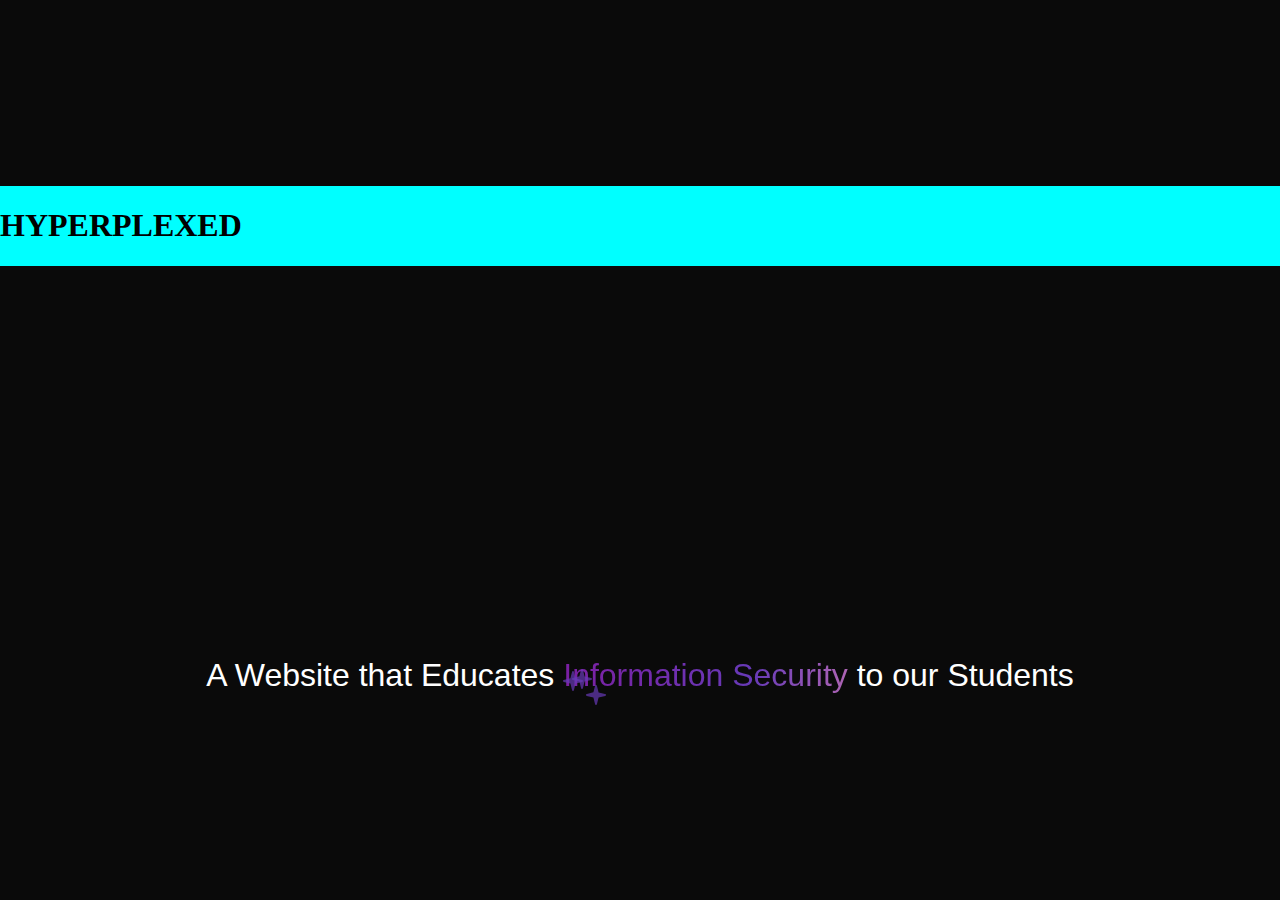
<file: Main/index.html>
<!DOCTYPE html>
<html lang="en">
<head>
    <meta charset="UTF-8">
    <meta name="viewport" content="width=device-width, initial-scale=1.0">
    <link rel="stylesheet" href="style.css">
    <title>Document</title>
</head>
<body>
  <div class="heading">
    <h1 data-value="HYPERPLEXED" class="head-text">HYPERPLEXED</h1>
  </div>
    <div class="hero">
        <div class="title">
            <h1>A Website that Educates 
                
                <span class="magic">
                    <span class="magic-star">
                      <svg viewBox="0 0 512 512">
                      <path d="M512 255.1c0 11.34-7.406 20.86-18.44 23.64l-171.3 42.78l-42.78 171.1C276.7 504.6 267.2 512 255.9 512s-20.84-7.406-23.62-18.44l-42.66-171.2L18.47 279.6C7.406 276.8 0 267.3 0 255.1c0-11.34 7.406-20.83 18.44-23.61l171.2-42.78l42.78-171.1C235.2 7.406 244.7 0 256 0s20.84 7.406 23.62 18.44l42.78 171.2l171.2 42.78C504.6 235.2 512 244.6 512 255.1z" />
                      </svg>
                    </span>
                    <span class="magic-star">
                      <svg viewBox="0 0 512 512">
                      <path d="M512 255.1c0 11.34-7.406 20.86-18.44 23.64l-171.3 42.78l-42.78 171.1C276.7 504.6 267.2 512 255.9 512s-20.84-7.406-23.62-18.44l-42.66-171.2L18.47 279.6C7.406 276.8 0 267.3 0 255.1c0-11.34 7.406-20.83 18.44-23.61l171.2-42.78l42.78-171.1C235.2 7.406 244.7 0 256 0s20.84 7.406 23.62 18.44l42.78 171.2l171.2 42.78C504.6 235.2 512 244.6 512 255.1z" />
                      </svg>
                    </span>
                    <span class="magic-star">
                      <svg viewBox="0 0 512 512">
                      <path d="M512 255.1c0 11.34-7.406 20.86-18.44 23.64l-171.3 42.78l-42.78 171.1C276.7 504.6 267.2 512 255.9 512s-20.84-7.406-23.62-18.44l-42.66-171.2L18.47 279.6C7.406 276.8 0 267.3 0 255.1c0-11.34 7.406-20.83 18.44-23.61l171.2-42.78l42.78-171.1C235.2 7.406 244.7 0 256 0s20.84 7.406 23.62 18.44l42.78 171.2l171.2 42.78C504.6 235.2 512 244.6 512 255.1z" />
                      </svg>
                    </span>
                    <span class="magic-text">Information Security</span>
                  </span>
                  to our Students
                </h1>
        </div>
    </div>

    <script src="app.js"></script>
</body>
</html>
</file>
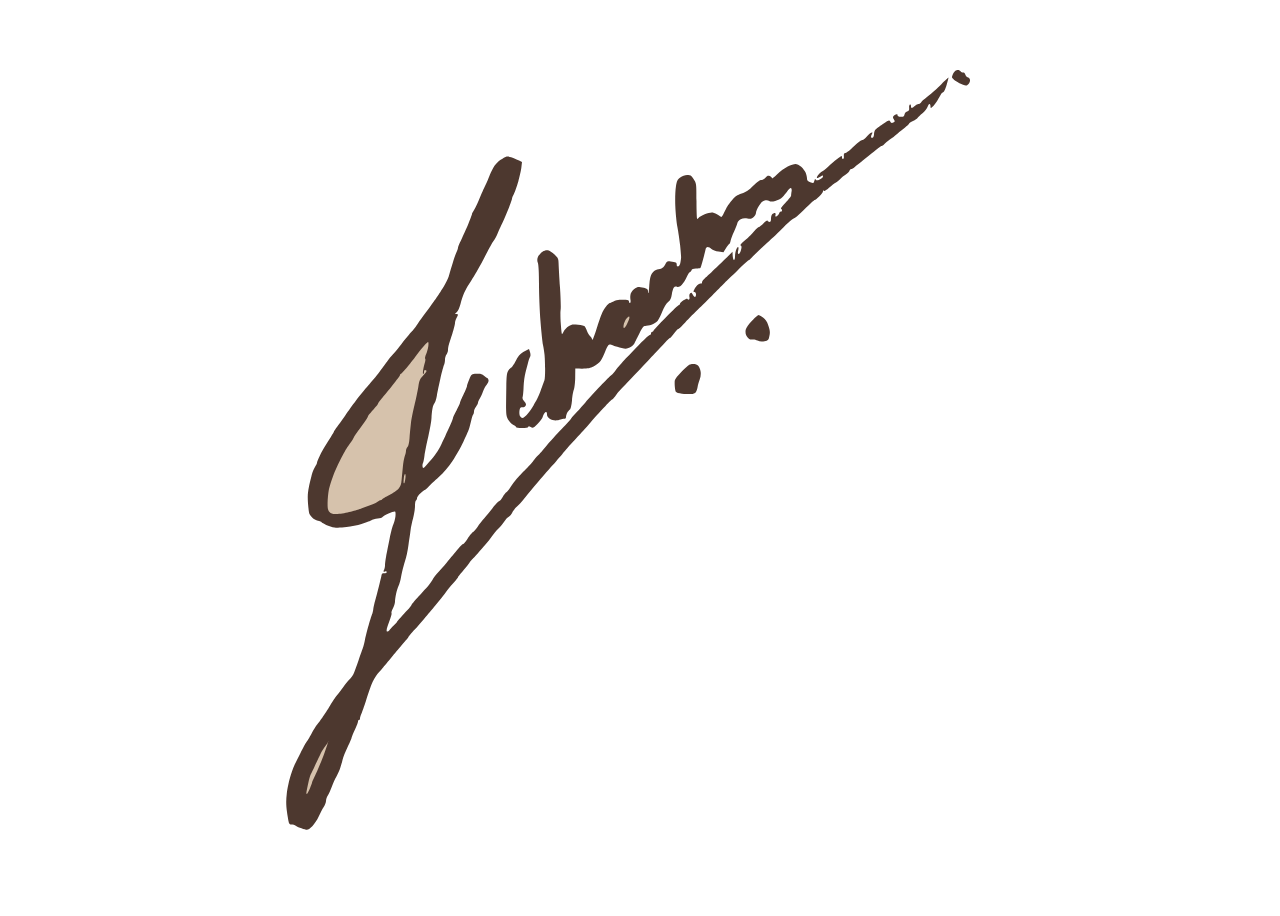
<file: Main/effects/sign-test/index.html>
<!DOCTYPE html>
<html lang="en">
  <head>
    <meta charset="UTF-8" />
    <meta name="viewport" content="width=device-width, initial-scale=1.0" />
    <title>Document</title>
    <style>
      body {
        /* background-color: black; */
        width: 100%;
        height: 100vh;
        display: grid;
        place-items: center;
      }
      #signature {
        stroke-dasharray: 5123;
        stroke-dashoffset: 5123;
        /* animation: s 3s ease; */
        animation: s 3s ease;
      }
      @keyframes s {
        to {
          stroke-dashoffset: 0;
        }
      }
    </style>
  </head>
  <body>
    <div class="sign">
      
      <!-- <svg
        xmlns="http://www.w3.org/2000/svg"
        width="716"
        height="719"
        viewBox="0 0 716 719"
        fill="none"
      >
        <path
          id="signature"
          d="M95.9703 273.184C68.3713 274.498 41.3138 297.749 13.1307 285.971C-4.02724 278.8 0.694283 267.004 9.02072 253.273C26.0133 225.253 45.1801 209.346 74.7809 196.829C166.809 157.914 250.878 93.1736 314.166 15.6234C314.252 15.5187 326.285 3.22774 320.651 2.2887C313.886 1.16126 305.204 7.60012 300.101 10.7827C279.79 23.4497 263.767 39.7122 249.685 58.9155C233.161 81.448 227.039 107.519 224.933 135.088C222.262 170.07 222.35 207.475 225.664 242.313C229.785 285.637 241.41 327.845 244.479 371.368C246.612 401.618 246.6 432.452 247.127 462.793C247.797 501.317 232.91 537.291 194.063 548.646C176.065 553.907 185.819 519.156 189.496 511.382C197.615 494.215 210.164 481.894 226.212 472.109C258.093 452.669 286.477 431.414 315.171 407.353C343.778 383.366 369.219 358.218 391.526 328.167C412.265 300.228 437.303 265.104 443.403 230.075C445.448 218.333 444.25 207.685 432.261 202.766C429.209 201.514 420.559 199.018 417.191 201.396C411.171 205.645 408.622 217.475 406.87 223.773C403.183 237.022 400.63 250.968 399.563 264.69C397.483 291.433 412.701 312.724 436.097 324.422C447.899 330.324 470.156 335.698 482.311 327.254C496.524 317.38 500.903 291.118 504.962 275.559C508.517 261.932 516.441 227.902 494.733 223.955C484.503 222.095 482.59 226.986 481.946 236.651C479.852 268.067 476.519 305.148 508.25 323.418C526.785 334.089 560.186 328.878 570.266 309.535C590.036 271.597 594.104 229.341 594.104 187.513C594.104 159.657 594.104 131.8 594.104 103.943C594.104 94.2584 594.202 84.9352 592.46 75.3556C590.292 63.4317 586.027 65.0458 574.01 64.4869C551.651 63.4469 535.347 69.3076 514.278 76.0863C506.552 78.5721 495.754 81.2474 511.995 79.1916C528.861 77.0567 545.938 76.6491 562.868 75.0816C577.162 73.7581 591.482 74.7888 605.794 73.8942C615.872 73.2644 625.274 70.8148 635.021 68.4142C639.241 67.375 641.228 66.9023 645.433 66.4049C647.251 66.1899 651.492 67.7763 650.913 66.0396C649.997 63.2909 620.766 62.7515 615.476 62.7515C610.017 62.7515 604.668 65.3664 599.766 67.6836C589.079 72.7359 586.524 92.6594 585.244 102.756C583.005 120.424 584.726 138.492 586.706 156.094C588.87 175.334 592.168 194.46 594.834 213.635C597.067 229.684 603.89 244.463 605.977 260.397C607.523 272.198 607.778 284.445 609.722 296.109C611.052 304.09 611.178 305.069 619.86 306.886C637.04 310.482 654.089 312.64 671.646 312.64C685.586 312.64 700.911 313.356 714.116 308.074C714.831 307.788 712.611 308.456 711.924 308.804C696.358 316.684 683.631 331.066 671.92 343.511C598.812 421.202 531.141 503.895 459.387 582.805C429.754 615.394 399.481 649.387 365.222 677.335C350.768 689.127 334.367 698.175 316.541 703.731C300.712 708.665 284.297 711.732 268.043 714.874C262.673 715.911 249.561 720.377 260.371 712.682C352.194 647.316 458.461 605.385 552.456 543.532C577.452 527.083 599.998 506.989 625.34 491.106C639.36 482.319 655.304 476.374 670.459 469.917C680.95 465.446 699.11 462.455 707.54 454.025"
          />
        </svg> -->

        <svg xmlns="http://www.w3.org/2000/svg" version="1.2" viewBox="0 0 928 808" width="928" height="808">
          <title>s</title>
          <style>
            .s0 { fill: #4d382f } 
            .s1 { fill: #d6c2ac } 
          </style>
          <g>
            <path id="signature" fill-rule="evenodd" class="s0" d="m774 18c0.8-0.1 2.1 0.6 2.8 1.5 0.6 0.8 1.8 1.3 2.5 1 0.7-0.4 1.5 0.4 2 2 0.4 1.4 1.6 2.7 2.7 3 1.2 0.3 2 1.3 2 2.8 0.1 1.2-0.7 3-1.7 3.9-1.5 1.5-2.3 1.6-5.3 0.6-1.9-0.6-5.2-2.3-7.3-3.7-2.1-1.4-3.8-3.2-3.7-3.8 0-0.7 0.5-2.3 1.1-3.5 0.7-1.3 1.7-2.6 2.3-3 0.6-0.4 1.8-0.8 2.6-0.8zm-9.5 7.6c0.1 0.2-0.8 3.5-1.9 7.4-1.2 3.9-2.6 7-3.1 7-0.5 0-1.7 1-2.5 2.2-0.8 1.3-2.3 3.9-3.3 5.8-1.1 1.9-2.9 4.5-4.1 5.8-1.1 1.2-2.3 2.2-2.6 2.2-0.3 0-0.5-0.8-0.5-1.8 0-0.9-0.4-1.9-0.9-2.2-0.5-0.3-1.4 1-2 2.7-0.6 1.8-2.9 4.7-5.1 6.5-2.2 1.8-4.3 3.8-4.8 4.5-0.4 0.7-2.5 2.2-4.7 3.3-2.2 1.1-4 2.3-4 2.8 0 0.4-1.9 2.1-4.2 3.9-2.4 1.7-5.4 4.2-6.8 5.5-1.4 1.3-4.1 3.4-6 4.8-1.9 1.3-4.1 2.9-4.8 3.5-0.7 0.5-2.1 1.8-3 2.8-0.9 0.9-2 1.7-2.5 1.7-0.4 0-1.3 0.5-2 1-0.6 0.6-6.2 5-12.2 9.7-6 4.8-11.9 9.5-13 10.5-1.1 1-2.6 1.8-3.3 1.8-0.6 0-1.4 0.8-1.7 1.8-0.2 0.9-1.9 2.6-3.7 3.7-1.8 1.1-4.2 3-5.3 4.3-1.1 1.3-3.1 3-4.5 3.7-1.4 0.8-4.5 3.1-7 5.3-3 2.7-4.7 3.7-5.2 2.9q-0.8-1.2-0.8 0.6c0 0.9-1.7 3.3-3.8 5.2-2 2-4 3.6-4.5 3.5-0.4 0-3.1 2.4-6 5.3-3 2.8-7.5 7.1-10 9.5-2.6 2.3-5.2 4.2-5.9 4.2-0.6 0-4.8 3.7-9.2 8.3-4.5 4.6-11.7 11.4-16.1 15.2-4.4 3.9-10.3 9.3-13 12.2-2.8 2.9-5.2 5.3-5.5 5.3-0.3-0.1-5.5 4.6-11.5 10.4-6 5.8-11.6 11.1-12.3 11.8-0.7 0.7-5 5.1-9.6 9.8-4.6 4.7-11.9 11.9-16.2 16.1-4.3 4.2-10.7 10.7-14.2 14.3-3.4 3.6-6.5 6.6-7 6.6-0.4 0-2.3 2-4.2 4.5-1.9 2.5-3.7 4.5-4 4.5-0.3 0-2.6 2.1-5.1 4.7-2.5 2.6-6.1 6.4-8 8.5-1.9 2-8.1 8.7-13.9 14.9-5.8 6.3-13.6 14.5-17.5 18.4-3.9 3.8-8.1 8.5-9.4 10.5-1.3 1.9-3.1 4-4 4.6-0.9 0.6-3.9 3.5-6.6 6.4-2.8 2.9-6.6 7-8.5 9-1.9 2-4.9 5.4-6.5 7.5-1.6 2-5 5.8-7.5 8.4-2.5 2.6-7.5 8.1-11.1 12.2-3.7 4-8 9-9.5 10.9-1.6 1.9-4.5 5.3-6.4 7.4-1.9 2.2-4.2 4.7-5 5.5-0.8 0.9-6.7 7.7-13 15.1-6.3 7.4-12.9 15.3-14.5 17.5-1.7 2.2-4.6 5.4-6.5 7.1-1.9 1.7-4.1 4.4-4.7 6-0.7 1.6-2.3 3.5-3.5 4.2-1.3 0.7-3.2 2.7-4.3 4.5-1.1 1.7-3.8 5-6 7.2-2.2 2.2-5.3 5.8-6.7 8-1.5 2.2-4 5.4-5.5 7.1-1.5 1.7-5 5.7-7.8 9-2.7 3.2-5.3 6-5.7 6.2-0.5 0.1-2.1 2.1-3.7 4.5-1.6 2.3-4.8 6.2-7 8.7-2.3 2.5-4.1 4.8-4.1 5.3 0 0.4-2.2 3.1-4.8 6-2.7 2.8-5.9 6.8-7.2 8.7-1.3 1.9-4.1 5.5-6.2 8-2.1 2.5-4.7 5.6-5.8 7-1.1 1.4-2.9 3.6-4.1 5-1.2 1.4-4 4.7-6.3 7.4-2.2 2.7-6.4 7.4-9.1 10.4-2.8 2.9-5.4 6.1-5.9 7-0.5 1-1.4 2.2-2 2.8-0.6 0.6-2.9 3.3-5.2 6-2.3 2.7-6.8 8-10 11.9-3.2 3.9-6.8 8.1-7.9 9.4-1.1 1.4-3.6 4.3-5.7 6.5-2 2.3-4.8 7.2-6.3 11.1-1.5 3.9-4 11.3-5.6 16.5-1.7 5.2-3.7 11-4.5 12.8-0.8 1.7-1.4 3.9-1.4 4.7 0 0.8-0.4 1.5-1 1.5-0.6 0-1 0.7-1 1.5 0 0.8-1.3 4.3-2.9 7.8-1.6 3.4-3.2 7.3-3.6 8.7-0.3 1.4-2.2 5.6-4.1 9.5-1.9 3.9-4.1 9.5-4.9 12.5-0.7 3-2 7.3-2.8 9.5-0.8 2.2-2.4 5.6-3.5 7.5-1.2 1.9-3.1 6.2-4.3 9.5-1.2 3.3-3.1 7.4-4.1 9-1 1.6-1.8 4.1-1.8 5.5 0 1.4-1 4.1-2.3 6-1.3 1.9-3.5 6.2-5 9.5-1.5 3.3-4.4 7.7-6.4 9.8-3 3-4.4 3.8-6.3 3.4-1.4-0.3-4.1-1.1-6.1-1.9-2-0.7-4.2-1.9-5-2.6-0.8-0.6-2.2-1-3.2-0.7-1 0.3-2-0.2-2.6-1.2-0.4-1-1.4-6.1-2.1-11.3-1-7.2-1-11.7-0.2-18.5 0.6-5 2.2-12.8 3.7-17.5 1.5-4.7 3.3-9.6 4-11 0.7-1.4 3.4-6.8 6-12 2.6-5.2 5.3-10.2 6-11 0.7-0.8 3-4.6 5.1-8.5 2.1-3.9 4.6-7.9 5.6-9 0.9-1.1 3.2-4.2 5.2-7 1.9-2.7 5.4-8.1 7.7-12 2.4-3.9 5.4-8.4 6.9-10.2 1.4-1.7 4.1-5.3 6-7.9 1.9-2.6 4.8-6.2 6.4-7.8 1.6-1.7 3.4-4.2 4.1-5.6 0.7-1.4 2.9-7.5 5-13.5 2.1-6 4.1-11.9 4.5-13 0.5-1.1 1.4-4.7 2-8 0.7-3.3 2.3-9.8 3.7-14.5 1.3-4.7 2.8-9.4 3.3-10.5 0.5-1.1 1.1-3.6 1.3-5.5 0.2-1.9 1.4-7.1 2.7-11.5 1.2-4.4 2.8-10.7 3.6-14 0.8-3.3 1.7-7 1.9-8.3 0.4-1.6 1.1-2.1 2.7-1.9 1.1 0.1 2.3-0.4 2.5-1 0.2-0.9-0.4-1.1-1.7-0.8-1.7 0.4-1.9 0.2-1-1.5 0.6-1.1 1-3.2 1-4.7 0-1.6 0.5-5.5 1.1-8.8 0.6-3.3 2.2-11.3 3.5-17.8 1.3-6.4 3-12.9 3.8-14.4 0.7-1.6 1.6-4.9 2-7.5 0.3-2.9 0.2-5-0.4-5.3-0.6-0.3-3.5 0.6-6.5 2-3 1.4-5.7 2.9-6 3.5-0.3 0.6-2.4 1.3-4.8 1.6-2.3 0.4-5.3 1.2-6.7 1.9-1.4 0.7-5.7 2.3-9.5 3.5-3.8 1.2-10.6 2.6-15 3.1-4.4 0.6-9.8 0.8-12 0.4-2.2-0.3-5.9-1.5-8.3-2.6-2.3-1-4.4-2.2-4.6-2.6-0.2-0.5-1.9-1.1-3.7-1.5-1.9-0.4-4.3-1.8-5.5-3-1.2-1.3-2.5-3-2.9-3.8-0.5-0.8-1.1-5.6-1.5-10.5-0.5-6.8-0.3-10.9 1-17 1-4.4 2.3-10 3-12.5 0.7-2.5 2.1-5.7 3.1-7.2 1-1.6 1.9-3.4 1.9-4 0-0.7 1.2-3.8 2.7-6.8 1.4-3 5.2-9.7 8.4-14.7 3.3-5.1 5.9-9.5 5.9-9.8 0-0.3 1.9-3.1 4.2-6.2 2.4-3.2 5.8-8 7.7-10.8 1.9-2.7 6.4-9.1 10.1-14 3.7-4.9 9.2-11.7 12.2-15 3-3.3 8.1-9.5 11.4-13.8 3.2-4.3 6.9-9.3 8.1-11 1.2-1.8 3.5-4.6 5.1-6.2 1.6-1.6 4.6-5.2 6.7-8 2.1-2.7 5.8-7.5 8.4-10.5 2.5-3 4.9-5.7 5.3-6 0.3-0.3 2.3-3 4.4-6 2-3 5.6-7.9 7.8-10.9 2.3-2.9 6-8.1 8.4-11.5 2.3-3.3 4.7-6.8 5.2-7.6 0.6-0.8 2.7-4.2 4.8-7.5 2-3.3 4.2-7.8 4.9-10 0.6-2.2 2-6.9 3.1-10.5 1.1-3.6 2.5-8.1 3.2-10 0.7-1.9 1.7-4.3 2.1-5.2 0.5-1 0.9-2.4 0.9-3 0-0.7 1.5-4.5 3.4-8.3 1.8-3.8 5-10.9 7-15.7 2-4.9 3.6-9.2 3.6-9.8 0-0.6 0.9-2.2 1.9-3.7 1.1-1.6 3.5-6.6 5.4-11.3 2-4.7 4.7-10.9 6.1-13.7 1.4-2.9 3.2-7 3.9-9 0.7-2.1 2.5-5.9 4-8.5 1.5-2.7 4.6-6.1 6.9-7.7 2.4-1.5 5.3-3.1 6.5-3.5 1.5-0.4 4.6 0.4 15.3 5.4l-0.6 5.3c-0.3 2.8-1.7 9.3-3.1 14.2-1.4 4.9-3.4 10.6-4.4 12.5-1.1 1.9-1.9 4.1-1.9 4.8 0 0.6-1.4 4.7-3.1 9-1.7 4.2-4.5 10.9-6.3 14.7-1.9 3.9-4.2 9-5.2 11.4-1.1 2.5-2.8 5.6-3.9 7-1.1 1.4-4.3 7.3-7.3 13.1-2.9 5.8-7.3 13.9-9.7 18-2.4 4.1-5.8 9.5-7.4 12-1.7 2.5-3.9 6.5-5 9-1.1 2.5-2.7 7.4-3.6 11-1.1 4-2.5 7.2-3.8 8.2-1.9 1.5-2 1.8-0.5 1.8 1 0 1.8 0.3 1.8 0.8-0.1 0.4-0.7 1.8-1.5 3.2-0.8 1.4-1.4 3.6-1.5 5 0 1.4-1.2 6.1-2.6 10.5-1.4 4.4-3 9.4-3.5 11-0.5 1.6-0.9 4.1-0.9 5.5 0 1.4-0.7 3.4-1.5 4.5-0.9 1.1-1.5 3.5-1.5 5.3 0 1.7-0.4 4-0.9 5-0.5 0.9-2.1 6.9-3.6 13.2-1.4 6.3-3.1 14.2-3.6 17.5-0.6 3.3-1.6 6.7-2.3 7.5-0.8 0.8-1.7 3.3-2.1 5.5-0.5 2.2-0.9 6.5-1 9.5-0.1 3-1.6 11.4-3.2 18.5-1.7 7.1-3.4 15.7-3.8 19-0.4 3.3-1.1 6.7-1.5 7.5-0.5 0.8-0.7 2.5-0.4 3.8 0.4 2 0.7 1.9 4.6-2.5 2.4-2.5 5.7-6.5 7.4-8.7 1.7-2.3 4.3-6.3 5.7-9.1 1.3-2.7 3.6-7.5 5-10.5 1.3-3 3.6-8.1 5.1-11.2 1.4-3.2 2.6-6.2 2.6-6.8 0-0.6 1.6-3.9 3.5-7.5 1.9-3.6 3.5-7.1 3.5-7.7 0-0.7 1.6-4.4 3.5-8.3 2-3.9 3.5-7.7 3.5-8.5 0-0.8 1-3.8 2.3-6.7 2.2-5.2 2.2-5.2 7.2-5.5 4-0.2 5.4 0.1 7.5 2 1.4 1.2 2.8 2.3 3.2 2.2 0.5 0 1 0.9 1.3 2 0.3 1.2-0.4 3.1-1.8 4.8-1.3 1.5-2.9 4.5-3.7 6.7-0.7 2.2-2.2 5.4-3.2 7-1 1.6-1.8 3.6-1.8 4.3 0 0.6-0.9 2.4-2 4-1.2 1.5-2 3.6-2 4.7 0 1.1-0.3 2.4-0.8 3-0.5 0.6-1.4 3.5-2.1 6.5-0.7 3-1.7 6.9-2.3 8.5-0.6 1.6-3.1 7.3-5.5 12.5-2.5 5.2-7.3 13.8-10.8 19-4 5.9-9.2 12-13.7 16-4 3.6-8.6 8-10.3 9.7-1.6 1.8-3.3 3.3-3.8 3.3-0.4 0-2.3 1.5-4.2 3.3-1.9 1.7-3.5 4-3.5 5 0 0.9-0.4 1.9-1 2.2-0.6 0.3-1 2.8-1 5.5 0 2.8-0.9 8.3-1.9 12.3-1.1 3.9-2.2 9.2-2.5 11.7-0.3 2.5-1.2 8.8-2 14-0.7 5.2-1.8 11.1-2.4 13-0.5 1.9-1.7 6-2.6 9-0.9 3-2 8.1-2.6 11.3-0.5 3.1-1.6 6.9-2.4 8.5-0.7 1.5-1.9 5.1-2.5 8-0.6 2.8-1.1 6.4-1.1 8 0 1.5-0.9 4.4-2 6.5-1.1 2-1.8 4.2-1.5 4.7 0.3 0.5-0.2 2.9-1.1 5.3-0.8 2.3-2.2 6.1-3 8.5-0.9 2.7-1 4.4-0.4 4.7 0.6 0.3 1.6-0.2 2.2-1.1 0.7-0.9 2.8-3.1 4.5-4.8 1.8-1.7 3.2-3.3 3.2-3.6 0-0.3 1.7-2.4 3.8-4.6 2.1-2.3 5.1-5.6 6.8-7.4 1.7-1.8 3.4-4.1 4-5.1 0.6-1 3.8-4.9 7.2-8.6 3.5-3.7 7.5-8.2 9-9.8 1.5-1.6 3.6-4.6 4.7-6.5 1-1.9 3.6-5.3 5.6-7.5 2.1-2.2 5.9-6.5 8.4-9.5 2.5-3 7.1-8.5 10.1-12.2 3-3.8 5.9-6.8 6.5-6.8 0.6 0 2.7-2.5 4.7-5.6 2.1-3.1 4.5-6 5.3-6.4 0.8-0.4 2.8-2.7 4.5-5.1 1.6-2.4 4.8-6.4 7-8.9 2.3-2.5 6.1-7.2 8.5-10.4 2.5-3.3 5.2-6.1 6-6.3 0.8-0.2 2.5-2.1 3.7-4.3 1.3-2.2 2.9-4.3 3.7-4.7 0.7-0.5 2.7-2.8 4.2-5.3 1.6-2.5 4.3-6 5.9-7.9 1.6-1.8 5.9-6.3 9.5-10 3.6-3.6 7.2-7.7 8-9 0.8-1.3 2.6-3.4 3.9-4.5 1.3-1.2 5.1-5.5 8.4-9.6 3.4-4.1 10.3-11.8 15.4-17 5.2-5.2 9.3-9.8 9.3-10.2 0-0.5 1.9-2.7 4.2-5.1 2.4-2.4 6.9-7.5 10.2-11.3 3.2-3.8 9.9-11.2 15-16.4 5-5.2 10-10.2 11.1-11 1.1-0.8 2.9-2.9 4-4.5 1-1.6 5.1-6.3 8.9-10.4 3.9-4.1 10.9-11.4 15.6-16.3 4.7-4.8 9.1-8.8 9.7-8.8 0.7 0 1.3-0.7 1.3-1.5 0-0.8 0.4-1.5 1-1.5 0.6 0 1.2-0.6 1.5-1.2 0.2-0.7 5.9-6.8 12.5-13.5 6.6-6.8 12.4-12.3 13-12.3 0.6 0 1-0.6 1-1.2 0-0.7 1.6-2.3 3.5-3.5 2-1.3 3.7-1.9 4-1.3 0.3 0.6 0.9 0.8 1.5 0.5 0.6-0.3 0.7-1.5 0.4-2.7-0.3-1.3 0-2.8 0.8-3.5 1-1 1.5-0.8 2.5 1.2 0.7 1.4 1.7 2.5 2.3 2.5 0.5 0 1-1.1 1-2.5 0-1.6-0.6-2.5-1.5-2.5-1.3 0-1.3-0.3 0-3 0.8-1.6 2.5-3.7 3.7-4.5 1.3-0.8 2.6-1.2 3-1 0.5 0.3 0.8-0.3 0.8-1.2 0-1 1.2-2.7 2.7-3.8 1.4-1.1 8.3-7.6 27.8-26.7l0.2 4.1c0.2 2.3 0.8 4.1 1.3 4.1 0.5 0 1-1.5 1-3.2 0-1.8 0.4-4.8 1-6.5 0.5-1.8 1.5-3.3 2-3.3 0.6 0 0.7 1.3 0.2 3.5-0.5 2.6-0.4 3.5 0.5 3.5 0.7 0 1.8-1.8 2.3-4 0.8-3 0.7-4.1-0.3-4.4-0.7-0.3 0.1-1.6 2.3-3.5 1.9-1.7 4.2-3.7 5-4.4 0.8-0.8 3.4-3.5 5.7-6 2.4-2.6 4.8-4.7 5.3-4.7 0.5 0 2.6-1.7 4.6-3.7 2.2-2.3 3.8-3.3 4-2.5 0.2 0.6 1.1 1.2 1.9 1.2 1 0 1.5-1 1.5-3.2 0-1.8 0.5-3.9 1.2-4.5 0.7-0.7 1.8-1.3 2.5-1.3 0.8 0 1.1 0.8 0.8 2-0.4 1.6-0.1 1.8 1.2 1.3 0.9-0.5 2-1.8 2.5-3 0.4-1.3 1.3-2.1 1.8-1.8 0.5 0.3 1-0.2 1-1 0-0.8-0.5-1.6-1-1.7-0.6-0.2 1.4-2.9 4.5-6 3-3.2 5.5-6.4 5.6-7 0-0.7 0.2-2.8 0.5-4.5q0.4-3.3-0.9-3.3c-0.6 0-2.2 1.5-3.4 3.3-1.2 1.7-3.5 4.4-5 6-1.5 1.5-4.7 3.2-7.1 3.7-3 0.7-4.7 0.7-6-0.1-0.9-0.7-2.9-0.9-4.5-0.5q-2.7 0.6-5.7 5.4c-1.7 2.6-3 5.7-3 7 0 1.2-1 3.2-2.3 4.3-1.8 1.8-2.9 2-6.2 1.5-2.6-0.5-5-0.2-6.8 0.6-1.7 0.8-3 2.3-3.3 3.8-0.3 1.4-1.8 5.2-3.3 8.5-1.6 3.3-3.1 7.5-3.5 9.3-0.3 1.7-0.9 3.2-1.4 3.2-0.4 0-1.8 1.8-5.7 8.3l-5-0.7c-2.8-0.4-5.9-1.6-7-2.6-1.1-1.1-2.8-2-3.8-2-1.1 0-1.9 1-2.2 2.8-0.3 1.5-1.5 6.1-2.6 10.2-1.1 4.1-2.2 7.7-2.5 7.9-0.2 0.2-2.2 0.4-4.4 0.5-2.9 0.1-4.2 0.6-4.5 1.9-0.3 0.9-0.9 1.7-1.5 1.7-0.6 0-2.1 2.4-3.4 5.3-1.3 2.8-3.5 6.3-5 7.7-1.9 1.8-3.2 2.3-4.6 1.8-1.4-0.6-2.4-0.3-3.3 0.9-0.6 0.9-1.5 3.9-1.9 6.7-0.6 4-1.4 5.7-3.7 7.6-1.9 1.5-4.1 5.2-5.8 9.5-1.6 3.9-3.7 8.2-4.8 9.6-1.1 1.3-3.8 3-6 3.7-2.2 0.6-5 1.2-6.3 1.2-1.7 0-2.9 1.5-5.7 7.3-2 3.9-4.2 8.4-5 10-0.8 1.5-3 3.4-4.8 4.3-2.6 1.3-4 1.4-8 0.5-2.6-0.6-6.4-1.8-8.5-2.6-3-1.2-3.9-1.3-4.9-0.3-0.7 0.7-2.2 3.8-3.3 6.8-1.1 3-3 6.9-4.3 8.7-1.2 1.8-4.5 4.4-7.2 5.8-4.1 2-6.2 2.4-18.2 2l-0.1 9.3c-0.1 5-0.7 10.4-1.4 12-0.6 1.5-1.5 6.3-1.8 10.7-0.5 4.9-1.3 8.4-2.1 9-0.8 0.6-2 2-2.7 3.3-0.6 1.2-1.2 3.1-1.2 4.2 0 1.3-0.6 1.9-1.8 1.8-0.9 0-2.6 0.3-3.7 0.7-1.1 0.5-3.4 0.9-5 1-1.7 0-4.3-0.8-5.8-1.7-1.7-1.2-2.7-2.7-2.7-4.3 0-1.4-0.3-2.5-0.8-2.5-0.4-0.1-1.2 0.5-1.8 1.2-0.6 0.7-1.4 2.4-1.7 3.8-0.3 1.4-2.7 4.5-5.2 7-4.2 4.2-4.7 4.4-6.8 3.1-1.5-1-2.3-1.1-2.5-0.2-0.1 0.7-2.5 1.1-6.2 1.1-3.3 0-6-0.4-6-1 0-0.6-1.1-1.4-2.5-2-1.4-0.6-3.6-2.7-4.9-4.7-2-3.1-2.4-5.2-2.5-11.3 0-4.1 0.1-13.8 0.2-21.5 0.2-11.5 0.5-14.6 1.9-16.8 1-1.5 2.4-2.9 3-3.2 0.7-0.2 2.9-3.4 4.8-7.1 2.9-5.5 4.3-7 13-11.4l1 3c0.6 1.9 0.7 3.7 0.1 4.8-0.5 0.9-1.4 3.5-2 5.7-0.5 2.2-1.7 6.7-2.6 10-0.9 3.3-1.7 9.6-1.9 14-0.1 4.4-0.5 9-0.9 10.3-0.5 1.5-0.1 2.8 1.3 4.2 1.1 1.1 2 2.7 2 3.5 0 0.8-0.6 1.8-1.3 2.2-0.6 0.4-2 0.6-3 0.5-1.2-0.1-1.8 0.7-2.2 3.3-0.3 1.9-0.1 4.4 0.5 5.5 0.6 1.1 1.7 2 2.5 2 0.8 0 3.2-2 5.2-4.3 2.1-2.4 4.7-6.2 5.8-8.3 1.1-2.1 2.5-4.6 3.1-5.4 0.6-0.8 2.5-5.1 4.1-9.5 1.7-4.4 3.4-9.1 3.8-10.5 0.4-1.4 0.7-6.6 0.6-11.5 0-4.9-0.3-11.2-0.6-14-0.3-2.7-0.9-7-1.5-9.5-0.5-2.5-1.7-13.1-2.5-23.5-0.8-10.4-1.5-27.1-1.5-37 0-10.6-0.4-19.4-1.1-21.5-0.9-2.7-0.8-4.1 0.2-6.4 0.8-1.6 2.8-3.8 4.4-4.9 1.9-1.3 3.9-1.8 5.5-1.4 1.4 0.3 4.3 2.2 6.5 4.3 3.6 3.4 4 4.3 4.1 8.8 0.1 2.8 0.7 13.7 1.4 24.1 0.7 10.4 1 20.6 0.6 22.5-0.3 1.9-0.2 8.1 0.2 13.8 0.4 5.6 0.9 10.2 1.2 10.2 0.3 0.1 1.1-1.2 1.8-2.7 0.7-1.5 2.9-3.8 4.8-5 3-2 4.1-2.2 9.5-1.5 3.4 0.4 6.4 1.1 6.8 1.7 0.4 0.6 1.4 2.6 2.1 4.5 0.7 1.9 2.2 4.3 3.2 5.3 1 0.9 1.8 2.3 1.8 3q0.1 1.2 1-0.3c0.5-0.8 2.4-6.4 4.3-12.5 1.9-6.1 4.4-12.8 5.5-15 1.2-2.2 3.1-5 4.2-6.2 1.1-1.3 2.3-2.3 2.7-2.3 0.5 0 2.2-0.7 3.8-1.5 1.6-0.9 4.4-1.6 6-1.7 1.6-0.1 4.5-0.1 6.2 0 2.2 0.1 3.3 0.7 3.3 1.7 0 0.8 0.4 1.5 1 1.5 0.6 0 0.8-1.5 0.4-3.7-0.3-2.1-0.1-4.9 0.6-6.3 0.6-1.4 2.1-3.2 3.3-4.1 1.2-0.9 2.9-1.8 3.7-2 0.8-0.1 3.4 0.3 5.7 0.9 3.5 1 4.3 1.6 4.3 3.5 0 1.2 0.2 2 0.5 1.7 0.2-0.3 0.6-3.9 0.8-8q0.4-7.5 2.3-10.9c1-1.9 3-3.8 4.4-4.2 1.4-0.4 3.6-1 5-1.2 1.6-0.4 3.1-1.8 4.2-4.1 1.7-3.4 2-3.6 5.5-3 2.1 0.3 4.4 0.7 5 1 0.7 0.2 1.2 1.2 1 2.2-0.1 0.9 0.4 1.7 1.2 1.7 0.8 0 1.8-1.3 2.3-3 0.4-1.6 0.8-4.3 0.9-6 0-1.6-0.5-7.3-1-12.5-0.6-5.2-1.8-13.3-2.7-18-0.9-4.7-1.8-14.1-2.1-21-0.3-7 0-15.5 0.6-19.2 0.9-5.9 1.5-7.1 4.3-9.3 2.1-1.6 4.6-2.5 7-2.5 3.4 0 4.1 0.5 6.5 4.3 2.8 4.3 2.8 4.4 2.8 22 0 9.7 0.3 17.7 0.7 17.7 0.5 0 1.1-0.5 1.5-1.2 0.5-0.7 3.2-2.2 6-3.5 3.3-1.4 6.3-2.1 8-1.8 1.6 0.3 4 1.5 5.5 2.5 1.6 1.1 3 2 3.3 2 0.3 0 1.4-1.9 2.5-4.2 1.2-2.4 2.6-5.2 3.3-6.3 0.7-1.2 2.8-4.1 4.9-6.5 2.8-3.5 4.9-4.9 9.5-6.4 4.5-1.5 7.1-3.3 11.5-7.8 4-4 6.6-5.8 8.3-5.8 1.5 0 3.2-1 4.2-2.4 1.4-1.8 2.3-2.1 4-1.5 1.3 0.5 2.3 1.5 2.3 2.2 0 0.6 2.3-1.1 5.2-4 2.9-2.8 7.7-6.3 10.5-7.7 2.9-1.4 6.4-2.6 7.8-2.6 1.4 0 3.9 1.2 5.7 2.8 1.7 1.5 3.7 4.2 4.5 6 0.7 1.7 1.3 4.3 1.3 5.7 0 1.9 0.8 2.8 3.2 3.8 2.3 1 3.4 1 3.6 0.3 0.2-0.6 0.6-1.8 0.8-2.6 0.4-1.1 0.7-1.2 1.2-0.3 0.5 0.8 1.5 0.8 3.9-0.3 1.8-0.8 3.3-2.1 3.3-2.9 0-1.3-0.3-1.3-2.3 0-1.2 0.8-2.8 1.5-3.5 1.5-0.7 0-0.3-1.1 1-2.9 1.3-1.7 3-3.2 3.8-3.5 0.8-0.3 3.5-2.4 6.1-4.8 2.5-2.4 6.4-5.8 8.7-7.5 2.3-1.8 4.4-3.3 4.7-3.3 0.3 0 0.5 0.7 0.5 1.5 0 0.8 0.5 1.5 1 1.5 0.5 0 0.9-0.8 0.9-1.7-0.1-1-0.1-2.4 0-3 0-0.7 0.7-1.3 1.5-1.3 0.7 0 3.2-1.7 5.4-3.7 2.2-2.1 5.4-5 7.1-6.5 1.7-1.6 3.8-2.8 4.6-2.8 0.8 0 2.7-1.5 4.1-3.2 1.5-1.8 3.5-3.6 4.5-4 1.7-0.7 1.8-0.6 0.6 1.7-0.6 1.4-0.9 2.7-0.5 3 0.5 0.3 1.3 0.3 1.8 0 0.5-0.3 1-1.7 1-3.2 0-1.6 0.5-3.5 1.2-4.4 0.7-0.9 4.2-3.6 7.7-6 5.7-3.9 6.5-4.2 7.2-2.6 0.5 0.9 1.2 1.7 1.6 1.7 0.5 0 1.4-0.4 2.1-0.8 1.2-0.6 1.2-1.1 0-2.9-1.1-1.9-1.1-2.5 0-3.5 0.7-0.7 2-1.4 2.8-1.5 0.8-0.2 1.2 0.3 1 1-0.2 0.7 0.9 1.3 3 1.5 2.9 0.2 3.5-0.2 3.9-2.3 0.3-1.4 1.4-2.7 2.5-3 1.1-0.3 2.1-1.1 2.1-1.7 0.1-0.7 0.1-2.1 0-3 0-1 0.4-2 0.9-2.3 0.5-0.3 1 0.4 1 1.5 0 1.1 0.3 2 0.7 2 0.5 0 1.8-0.9 3-2 1.3-1.1 3-2 3.8-2 0.8 0 2.1-0.8 2.7-1.8 0.7-1 4-3.8 7.3-6.4 3.3-2.5 9.1-7.7 12.9-11.5 3.8-3.9 7-6.9 7.1-6.7zm-190 237.4c0.5 0 2.6 1.1 4.5 2.5 2.6 1.8 4 3.9 5.4 8.2 1.6 4.6 1.8 6.7 1 10.3-0.8 4.1-1.2 4.5-4.9 5.2-2.9 0.6-4.9 0.4-7-0.7-1.6-0.8-3.9-1.3-5-1-1.1 0.3-2.7-0.1-3.6-0.8-0.9-0.6-2.1-2.2-2.7-3.4-0.7-1.4-0.9-3.6-0.5-5.5 0.5-2 3-5.6 6.3-9 3-3.2 6-5.7 6.5-5.8zm-65.6 49c2.2-0.1 4.3 0.6 5.3 1.7 1 1 2.1 3.6 2.4 5.8 0.4 2.6 0.1 5.4-0.9 8-0.8 2.2-1.8 5.6-2.1 7.5-0.3 1.9-1.1 4.3-1.8 5.3-0.8 1.1-2.6 1.8-4.8 1.8-1.9 0.1-6-0.2-9-0.4-3.1-0.3-5.8-1.1-6.2-1.9-0.4-0.7-0.8-3.1-1-5.4-0.2-2.2-0.2-4.9 0-6 0.3-1 1.7-3.3 3.3-4.9 1.5-1.6 4.7-4.9 7-7.2 3.4-3.4 5-4.3 7.8-4.3z"/>
            <path id="signature" fill-rule="evenodd" class="s1" d="m445.1 264.5c0.5 0.3 0.4 1.7-0.2 3.3-0.6 1.5-1.7 3.9-2.5 5.5-0.8 1.5-1.9 2.7-2.4 2.7-0.6 0-0.7-1.3-0.3-3.3 0.3-1.7 1.5-4.4 2.6-5.9 1.1-1.5 2.3-2.5 2.8-2.3zm-201 25.5c0.4 0 0.5 1.9 0.2 4.3-0.3 2.3-1.3 5.9-2.2 8-0.9 2-1.3 4.1-0.9 4.5 0.4 0.4 0.2 2.1-0.3 3.7-0.5 1.6-1.3 4.9-1.7 7.2-0.4 2.4-0.4 4.3 0 4.3 0.5 0 0.8-0.9 0.8-2 0-1.1 0.4-2 1-2 0.5 0 1.2 0.3 1.5 0.8 0.2 0.4-1.2 2.4-3.3 4.6-3.2 3.3-3.9 4.8-4.9 11.5-0.7 4.2-2.4 12.3-3.8 18.1-1.4 5.8-3.1 14.1-3.6 18.5-0.5 4.4-1.2 11.1-1.4 15-0.3 4.3-1.1 7.6-2 8.5-0.8 0.8-1.5 2.5-1.5 3.7 0 1.3-0.5 3.5-1.1 5-0.6 1.6-1.5 6.4-2 10.8-0.4 4.4-1 10.5-1.3 13.5-0.3 4-1.1 6.3-2.9 8.5-1.4 1.6-5.6 4.6-9.3 6.5-3.8 1.9-7 3.8-7.2 4.2-0.1 0.5-0.7 0.8-1.2 0.8-0.6 0-2.2 0.8-3.8 1.9-1.5 1-5.6 2.8-9.2 4-3.6 1.3-7.9 2.9-9.5 3.6-1.7 0.7-6.6 2-11 2.9-4.4 0.9-9.8 1.6-12 1.6-2.8 0.1-4.6-0.6-6-2.1-1.6-1.7-2-3.4-1.9-9.3 0.1-3.9 0.6-9.6 1.2-12.6 0.6-3 2.6-9.6 4.5-14.5 1.9-4.9 5.6-13.1 8.2-18 2.6-4.9 5.9-10.6 7.4-12.5 1.6-1.9 3.6-5.1 4.6-7 1-1.9 3-5.1 4.5-7 1.5-1.9 4.4-5.9 6.4-8.8 2-2.8 3.6-5.5 3.6-6 0-0.4 2.3-3.2 5-6.2 2.7-3 5-5.8 5-6.3 0-0.4 1.7-2.7 3.7-5.1 2.1-2.4 7.1-8.5 11-13.5 4-5 7.3-9.5 7.3-10.1 0-0.6 0.3-1 0.7-1 0.5 0 3.5-3.2 6.8-7.2 3.3-4 7.1-8.9 8.4-10.8 1.3-1.9 4.4-5.9 6.9-8.8 2.4-2.8 4.8-5.2 5.3-5.2zm-23 132c0.5 0 0.6 1.9 0.3 4.3-0.3 2.3-0.7 4.4-1 4.7-0.2 0.3-0.6 0.3-0.7 0-0.2-0.3-0.2-2.4 0.1-4.8 0.2-2.3 0.8-4.2 1.3-4.2zm-76.9 267.2c0.2 0.4-1.6 6-4 12.5-2.4 6.5-6.1 15.5-8.3 20.1-2.1 4.5-3.9 8.5-3.9 9 0 0.4-1 3.1-2.2 5.9-1.3 2.9-2.6 5.3-3.1 5.3-0.4 0-0.4-1.2-0.1-2.7 0.3-1.6 1.1-5.5 1.8-8.8 0.7-3.3 1.7-6.9 2.3-8 0.6-1.1 2.6-5.1 4.3-9 1.8-3.9 4.4-9.2 5.7-12 1.4-2.7 3.6-6.2 4.9-7.7 1.3-1.6 2.4-3.4 2.4-4 0-0.7 0.1-1 0.2-0.6z"/>
          </g>
        </svg>
    </div>
  </body>
</html>
</file>
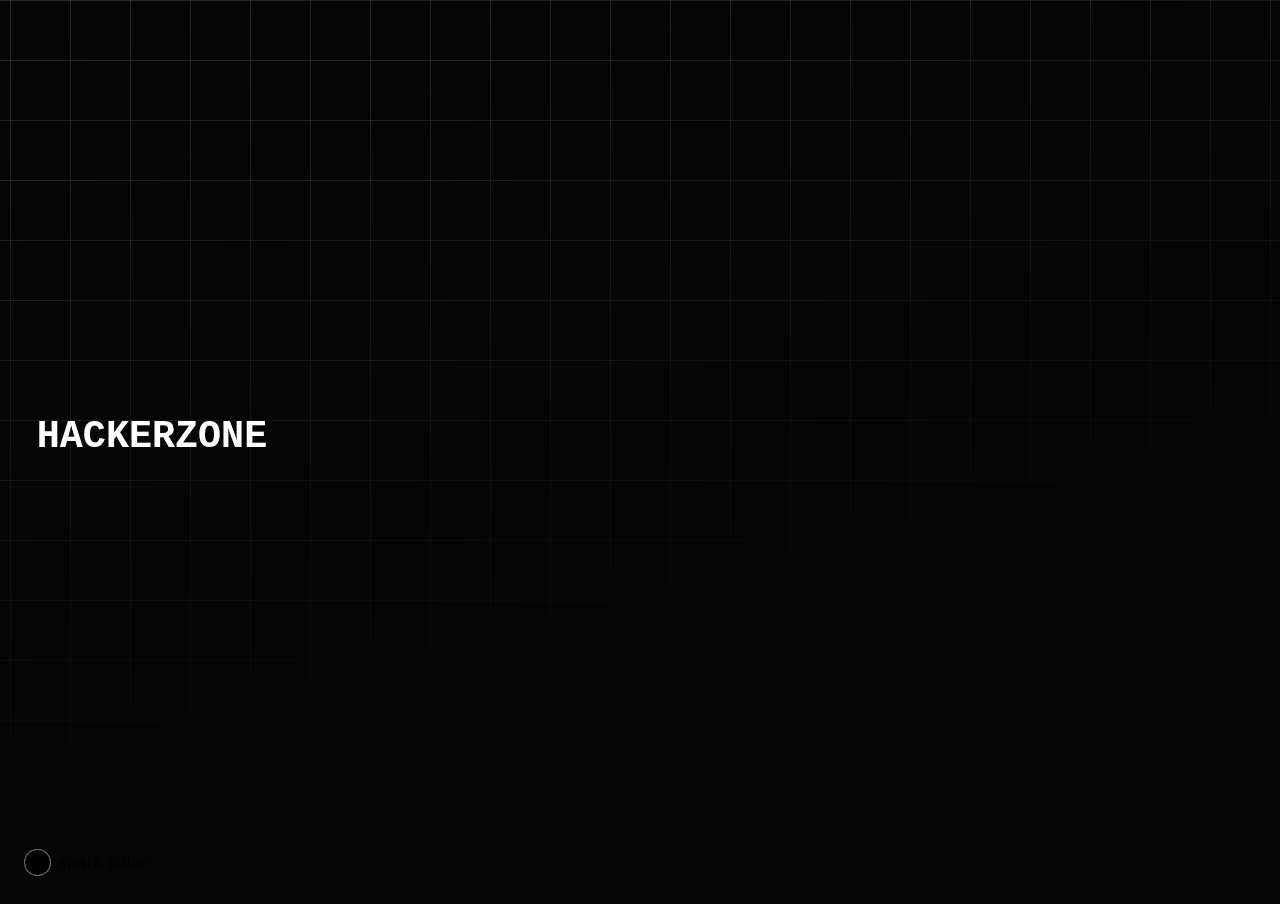
<file: Main/effects/effect.html>
<!DOCTYPE html>
<html lang="en">
  <head>
    <meta charset="UTF-8" />
    <meta name="viewport" content="width=device-width, initial-scale=1.0" />
    <link rel="stylesheet" href="effect.css" />
    <title>Document</title>
  </head>
  <body>
    <div class="heading">
      <h1 data-value="HACKERZONE" class="head-text">HACKERZONE</h1>
    </div>
    <label>
      <input type="color" id="click-spark-color" name="click-spark-color" />
      spark color
    </label>
    
    <click-spark></click-spark>

    <script src="effect.js"></script>
  </body>
</html>
</file>
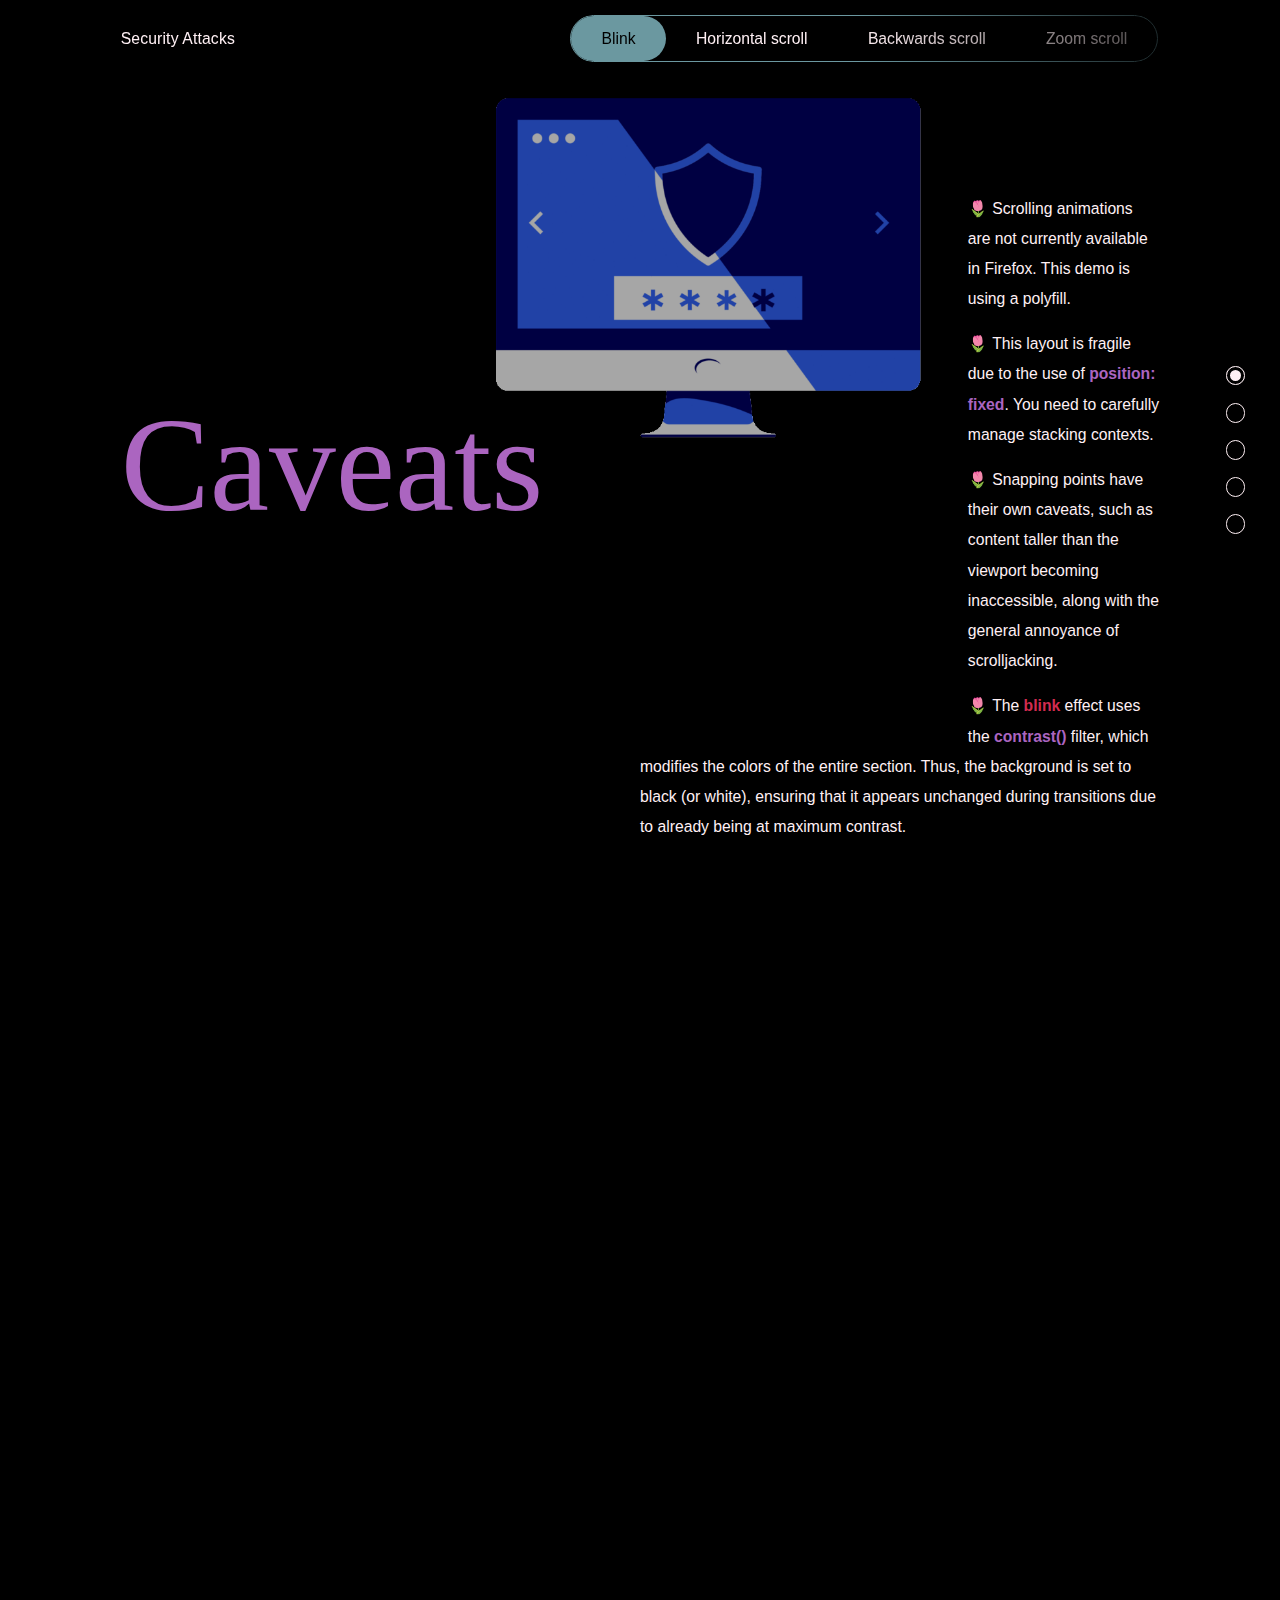
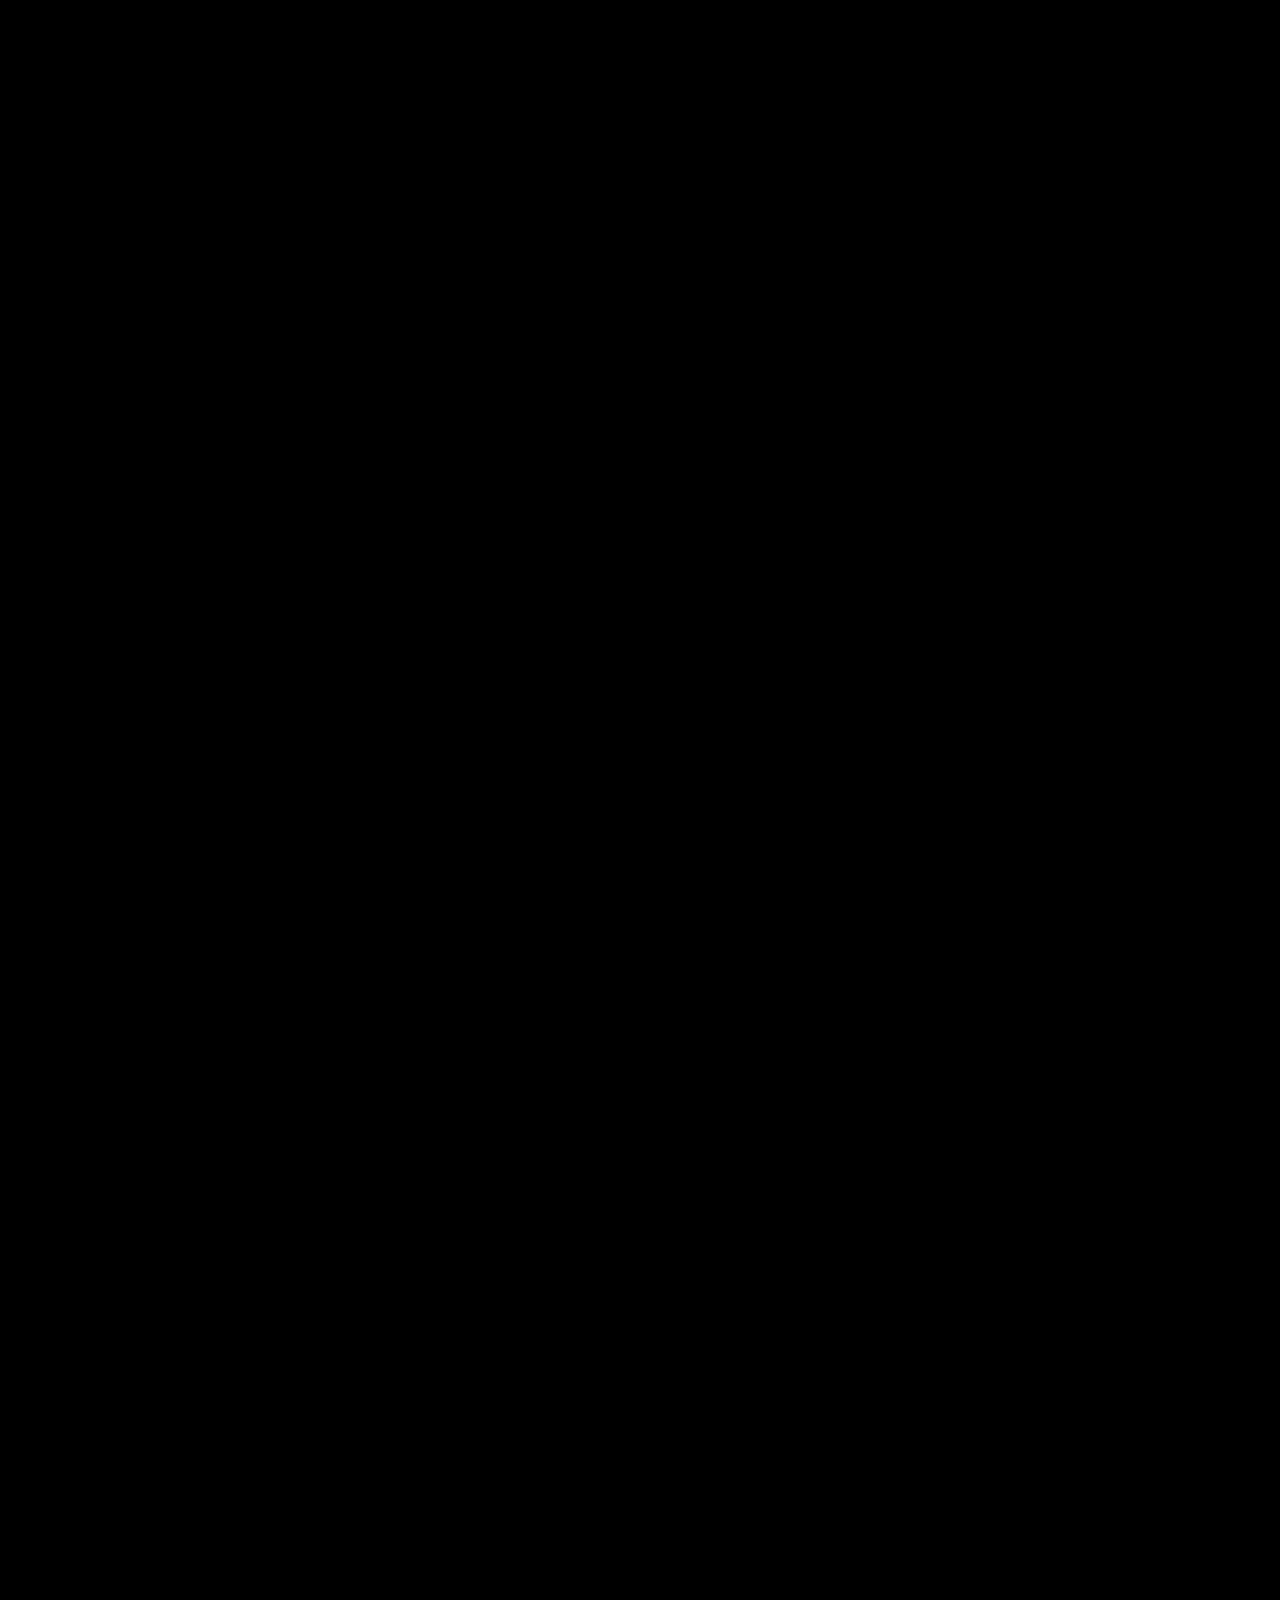
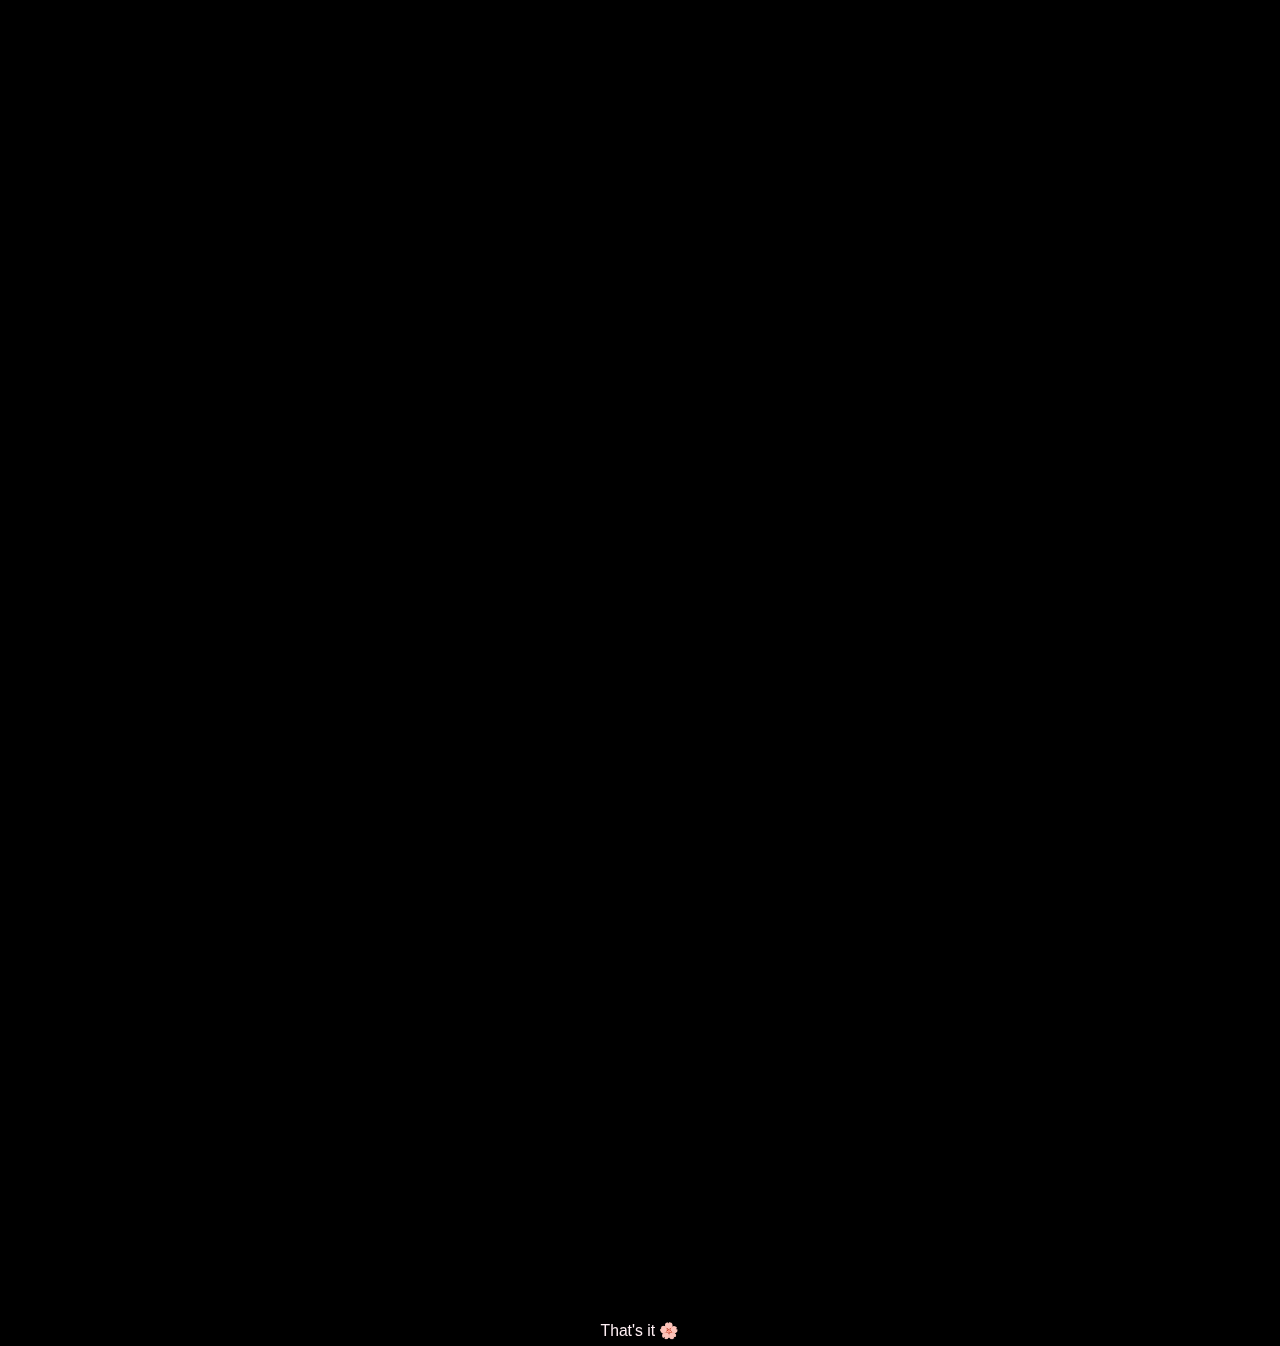
<file: Main/effects/effect2.html>
<!DOCTYPE html>
<html lang="en">
  <head>
    <meta charset="UTF-8" />
    <meta name="viewport" content="width=device-width, initial-scale=1.0" />
    <link rel="stylesheet" href="effect2.css" />
    <title>Document</title>
  </head>
  <body>
    <header class="site-header">
      <h1 class="sr-only">Security Attacks</h1>

      <!-- Because Chrome crashes if an overflow is set on the fieldset while a named timeline is on a child element -->
      <!-- ¯\_(ツ)_/¯ -->
      <div class="fieldset-wrapper">
        <fieldset>
          <legend class="sr-only">Effects</legend>

          <!-- radio buttons for each of the @keyframes above -->
          <input
            type="radio"
            id="blink-effect"
            name="effect"
            value="blink"
            checked
            class="sr-only"
          />
          <label for="blink-effect">Blink</label>

          <input
            type="radio"
            id="horizontal-scroll-effect"
            name="effect"
            value="horizontal-scroll"
            class="sr-only"
          />
          <label for="horizontal-scroll-effect">Horizontal scroll</label>

          <input
            type="radio"
            id="backwards-scroll-effect"
            name="effect"
            value="backwards-scroll"
            class="sr-only"
          />
          <label for="backwards-scroll-effect">Backwards scroll</label>

          <input
            type="radio"
            id="zoom-scroll-effect"
            name="effect"
            value="zoom-scroll"
            class="sr-only"
          />
          <label for="zoom-scroll-effect">Zoom scroll</label>
        </fieldset>
      </div>

      <nav>
        <ul class="indicator">
          <li>
            <a href="#snapping"><span class="sr-only">Snapping</span></a>
          </li>
          <li>
            <a href="#scrolling"><span class="sr-only">Scrolling</span></a>
          </li>
          <li>
            <a href="#layout"><span class="sr-only">Layout</span></a>
          </li>
          <li>
            <a href="#transition"><span class="sr-only">Transition</span></a>
          </li>
          <li>
            <a href="#caveats"><span class="sr-only">Caveats</span></a>
          </li>
        </ul>
      </nav>
    </header>
    <main>
      <section id="snapping" class="section">
        <div class="content">
          <h2>
            <strong>First</strong>, we set up the <em>snapping</em> points
          </h2>

          <div class="text">
            <img src="../media/gif-fl.gif" alt="" />
            <p>
              We set the scrolling element, in this case our
              <code class="selector">HTML</code> element, to forcibly snap to
              the Y axis by using
              <code class="property">scroll-snap-type: y mandatory</code>.
            </p>

            <p>
              And then we set <code class="selector">section</code> as the
              snapping elements by using
              <code class="property">scroll-snap-align: start</code>.
            </p>
          </div>
        </div>
      </section>
      <section id="scrolling" class="section">
        <div class="content">
          <h2>
            <strong>Next</strong>, we set up the <em>scrolling</em> animation
          </h2>

          <div class="text">
            <img
              src="../media/hero-gif3.png"
              alt=""
            />
            <p>
              We track the <code class="property">view()</code> position of the
              <code class="selector">section</code> elements using the named
              timeline <code class="property">view-timeline: --section;</code>.
              We had previously set the
              <code class="property">timeline-scope: --section</code> up in our
              <code class="selector">HTML</code> element, so we can access it
              from anywhere in the document.
            </p>

            <p>
              We animate the <code class="selector">.content</code> children
              using
              <code class="property">animation-timeline: --section;</code>. The
              <code class="selector">.content</code> element will now animate
              based on its parent <code class="selector">section</code>'s
              position. This is important due to how we're handling the layout
              in the next section.
            </p>
          </div>
        </div>
      </section>
      <section id="layout" class="section">
        <div class="content">
          <h2><strong>Then</strong>, we position a <em>fixed</em> layout</h2>

          <div class="text">
            <img
              src="../media/hero-gif2.png"
              alt=""
            />
            <p>
              We set the <code class="selector">.content</code> elements to
              <code class="property">position: fixed</code>, so they're removed
              from the normal document flow and stack on top of each other,
              giving them a solid background, so only one is visible at a time.
            </p>

            <p>
              Their parent <code class="selector">section</code>s are positioned
              as normal in the layer below, taking up space, scroll-snapping,
              and powering the <code class="property">animation-timeline</code>.
            </p>
          </div>
        </div>
      </section>
      <section id="transition" class="section">
        <div class="content">
          <h2>
            <strong>Finally</strong>, we create the <em>transition</em> effects
          </h2>

          <div class="text">
            <img src="../media/hero-gif1.png" alt="" />
            <p>
              By setting the <code class="selector">.content</code> elements to
              <code class="property">position: fixed</code>, we can now
              transition between them without a visible scrolling movement.
            </p>

            <p>
              We create a normal
              <code class="selector">@keyframe</code> animation to our liking to
              transition between them. Check the navigation menu to see
              different effects.
            </p>
          </div>
        </div>
      </section>
      <section id="caveats" class="section">
        <div class="content">
          <h2><strong>Caveats</strong></h2>

          <div class="text">
            <img
              src="../media/hero-gif4.png"
              alt=""
            />
            <ul>
              <li>
                Scrolling animations are not currently available in Firefox.
                This demo is using a polyfill.
              </li>
              <li>
                This layout is fragile due to the use of
                <code class="property">position: fixed</code>. You need to
                carefully manage stacking contexts.
              </li>
              <li>
                Snapping points have their own caveats, such as content taller
                than the viewport becoming inaccessible, along with the general
                annoyance of scrolljacking.
              </li>
              <li>
                The <code class="selector">blink</code> effect uses the
                <code class="property">contrast()</code> filter, which modifies
                the colors of the entire section. Thus, the background is set to
                black (or white), ensuring that it appears unchanged during
                transitions due to already being at maximum contrast.
              </li>
            </ul>
          </div>
        </div>
      </section>
    </main>

    <footer>
      <p>That's it <span class="emoji">🌸</span></p>
    </footer>
  </body>
</html>
</file>
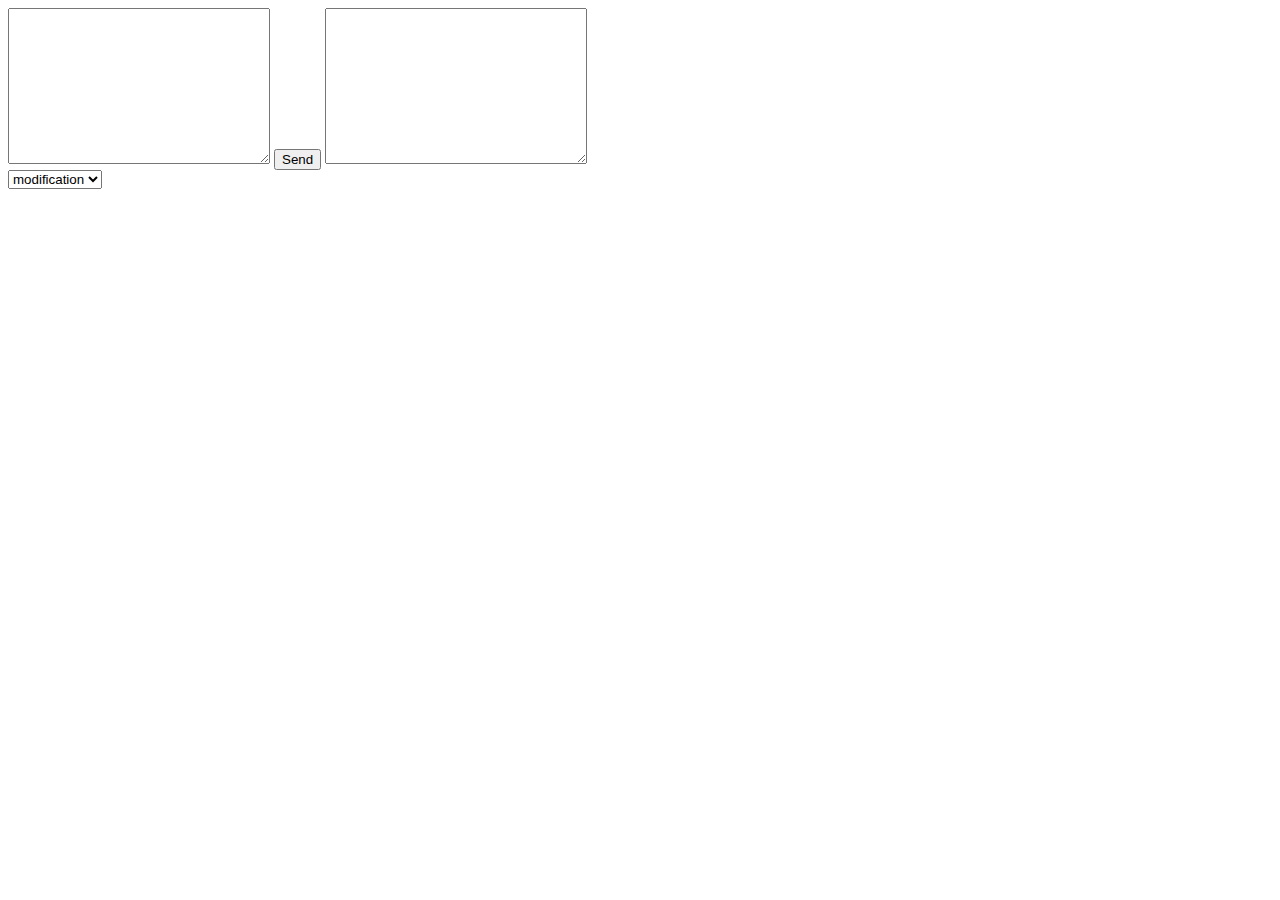
<file: Main/test/fun.html>
<!DOCTYPE html>
<html lang="en">
<head>
    <meta charset="UTF-8">
    <meta name="viewport" content="width=device-width, initial-scale=1.0">
    <title>Document</title>
</head>
<body>
    <div class="main">

        <label for="sendertxt"></label>
        <textarea name="sendertxt" id="sendertxt" cols="30" rows="10"></textarea>
        <button id="sendbtn" onclick="sendtxt()">Send</button>
        
        <label for="recievertxt"></label>
        <textarea name="recievertxt" id="recievertxt" cols="30" rows="10" readonly></textarea>
    
        <div id="intruderTextbox" style="display: none;">
            <label for="intruderText">Intruder Text:</label><br>
            <textarea id="intruderText" class="textbox" readonly></textarea><br>
        </div>
    </div>


    <select name="attack" id="attacktype" onchange="updateattk()">
        <option value="modification">modification</option>
        <option value="fabrication">fabrication</option>
<option value="replay">replay</option>
<option value="dos">dos</option>

</select>

    <div class="attacktype">
        <div class="modification"></div>
        <div class="fabrication"></div>
        <div class="replay"></div>
        <div class="dos"></div>
    </div>

    <script src="fun.js"></script>
</body>
</html>
</file>
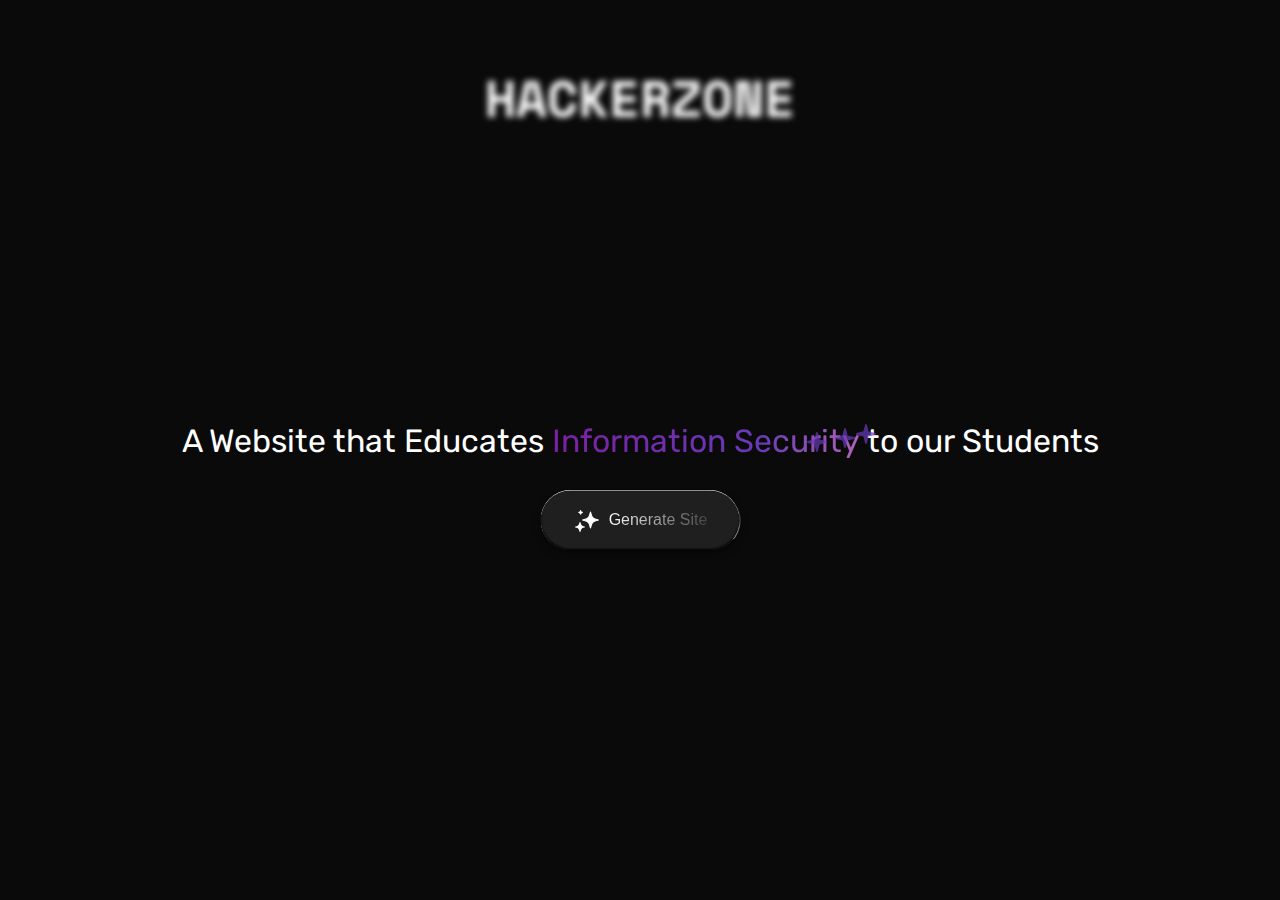
<file: Main/test/test.html>
<!DOCTYPE html>
<html lang="en">
  <head>
    <meta charset="UTF-8" />
    <meta name="viewport" content="width=device-width, initial-scale=1.0" />
    <link rel="stylesheet" href="test.css" />
    <title>Document</title>
  </head>
  <body>
    <div class="heading">
      <h1 data-value="HACKERZONE" class="head-text">HACKERZONE</h1>
    </div>
    <div class="hero">
    <div class="title">
      <h1>
        A Website that Educates

        <span class="magic">
          <span class="magic-star">
            <svg viewBox="0 0 512 512">
              <path
                d="M512 255.1c0 11.34-7.406 20.86-18.44 23.64l-171.3 42.78l-42.78 171.1C276.7 504.6 267.2 512 255.9 512s-20.84-7.406-23.62-18.44l-42.66-171.2L18.47 279.6C7.406 276.8 0 267.3 0 255.1c0-11.34 7.406-20.83 18.44-23.61l171.2-42.78l42.78-171.1C235.2 7.406 244.7 0 256 0s20.84 7.406 23.62 18.44l42.78 171.2l171.2 42.78C504.6 235.2 512 244.6 512 255.1z"
              />
            </svg>
          </span>
          <span class="magic-star">
            <svg viewBox="0 0 512 512">
              <path
                d="M512 255.1c0 11.34-7.406 20.86-18.44 23.64l-171.3 42.78l-42.78 171.1C276.7 504.6 267.2 512 255.9 512s-20.84-7.406-23.62-18.44l-42.66-171.2L18.47 279.6C7.406 276.8 0 267.3 0 255.1c0-11.34 7.406-20.83 18.44-23.61l171.2-42.78l42.78-171.1C235.2 7.406 244.7 0 256 0s20.84 7.406 23.62 18.44l42.78 171.2l171.2 42.78C504.6 235.2 512 244.6 512 255.1z"
              />
            </svg>
          </span>
          <span class="magic-star">
            <svg viewBox="0 0 512 512">
              <path
                d="M512 255.1c0 11.34-7.406 20.86-18.44 23.64l-171.3 42.78l-42.78 171.1C276.7 504.6 267.2 512 255.9 512s-20.84-7.406-23.62-18.44l-42.66-171.2L18.47 279.6C7.406 276.8 0 267.3 0 255.1c0-11.34 7.406-20.83 18.44-23.61l171.2-42.78l42.78-171.1C235.2 7.406 244.7 0 256 0s20.84 7.406 23.62 18.44l42.78 171.2l171.2 42.78C504.6 235.2 512 244.6 512 255.1z"
              />
            </svg>
          </span>
          <span class="magic-text">Information Security</span>
        </span>
        to our Students
      </h1>
      <a href="./demo/demo.html"><button class="button">
        <div class="dots_border"></div>
        <svg
          xmlns="http://www.w3.org/2000/svg"
          fill="none"
          viewBox="0 0 24 24"
          class="sparkle"
        >
          <path
            class="path"
            stroke-linejoin="round"
            stroke-linecap="round"
            stroke="black"
            fill="black"
            d="M14.187 8.096L15 5.25L15.813 8.096C16.0231 8.83114 16.4171 9.50062 16.9577 10.0413C17.4984 10.5819 18.1679 10.9759 18.903 11.186L21.75 12L18.904 12.813C18.1689 13.0231 17.4994 13.4171 16.9587 13.9577C16.4181 14.4984 16.0241 15.1679 15.814 15.903L15 18.75L14.187 15.904C13.9769 15.1689 13.5829 14.4994 13.0423 13.9587C12.5016 13.4181 11.8321 13.0241 11.097 12.814L8.25 12L11.096 11.187C11.8311 10.9769 12.5006 10.5829 13.0413 10.0423C13.5819 9.50162 13.9759 8.83214 14.186 8.097L14.187 8.096Z"
          ></path>
          <path
            class="path"
            stroke-linejoin="round"
            stroke-linecap="round"
            stroke="black"
            fill="black"
            d="M6 14.25L5.741 15.285C5.59267 15.8785 5.28579 16.4206 4.85319 16.8532C4.42059 17.2858 3.87853 17.5927 3.285 17.741L2.25 18L3.285 18.259C3.87853 18.4073 4.42059 18.7142 4.85319 19.1468C5.28579 19.5794 5.59267 20.1215 5.741 20.715L6 21.75L6.259 20.715C6.40725 20.1216 6.71398 19.5796 7.14639 19.147C7.5788 18.7144 8.12065 18.4075 8.714 18.259L9.75 18L8.714 17.741C8.12065 17.5925 7.5788 17.2856 7.14639 16.853C6.71398 16.4204 6.40725 15.8784 6.259 15.285L6 14.25Z"
          ></path>
          <path
            class="path"
            stroke-linejoin="round"
            stroke-linecap="round"
            stroke="black"
            fill="black"
            d="M6.5 4L6.303 4.5915C6.24777 4.75718 6.15472 4.90774 6.03123 5.03123C5.90774 5.15472 5.75718 5.24777 5.5915 5.303L5 5.5L5.5915 5.697C5.75718 5.75223 5.90774 5.84528 6.03123 5.96877C6.15472 6.09226 6.24777 6.24282 6.303 6.4085L6.5 7L6.697 6.4085C6.75223 6.24282 6.84528 6.09226 6.96877 5.96877C7.09226 5.84528 7.24282 5.75223 7.4085 5.697L8 5.5L7.4085 5.303C7.24282 5.24777 7.09226 5.15472 6.96877 5.03123C6.84528 4.90774 6.75223 4.75718 6.697 4.5915L6.5 4Z"
          ></path>
        </svg>
        <span class="text_button">Generate Site</span>
      </button></a>
    </div>
    </div>

    <script src="test.js"></script>
  </body>
</html>
</file>
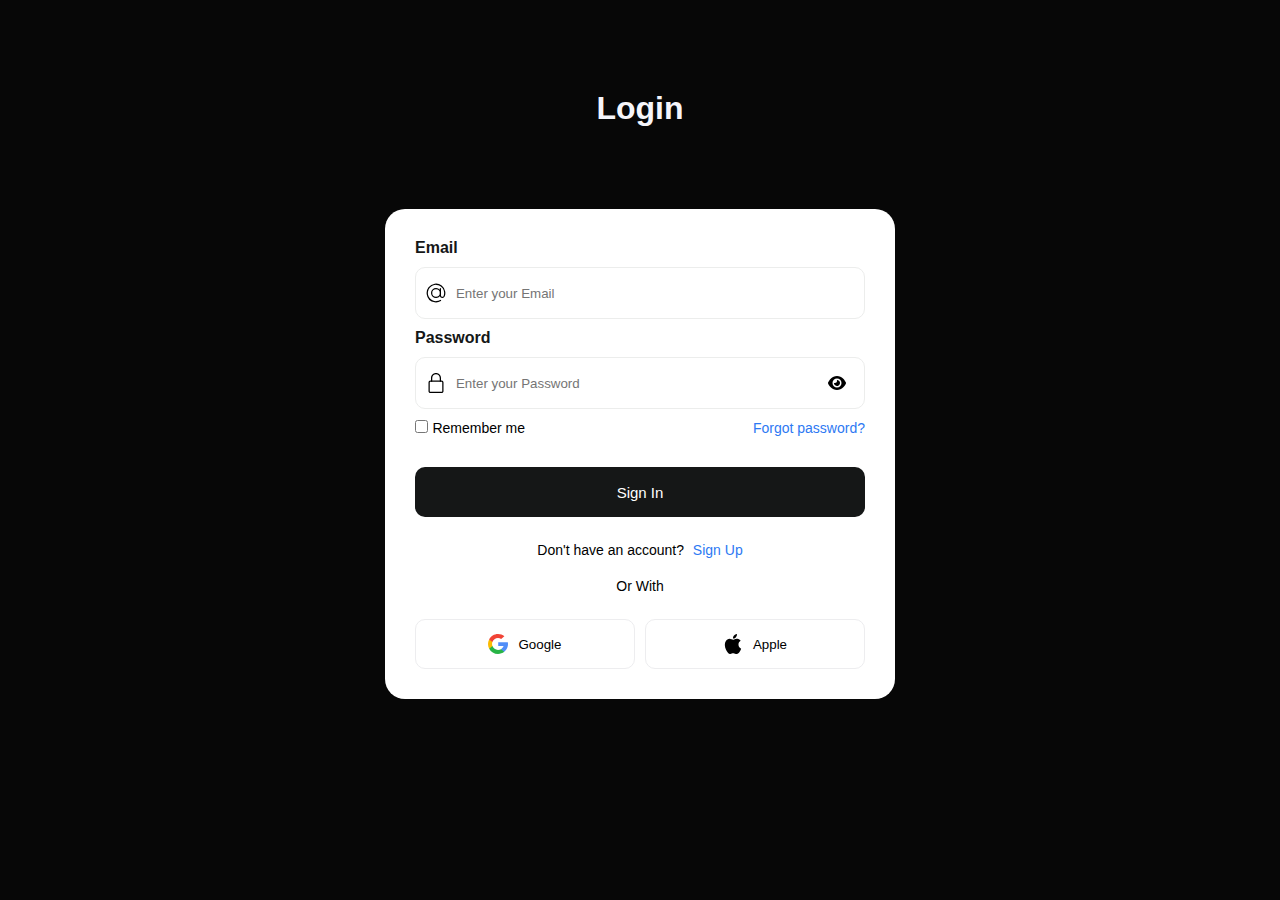
<file: Main/effects/extras/extra.html>
<!DOCTYPE html>
<html lang="en">
  <head>
    <meta charset="UTF-8" />
    <meta name="viewport" content="width=device-width, initial-scale=1.0" />
    <title>Document</title>
    <link rel="stylesheet" href="extra.css" />
  </head>
  <body>
    <div class="login">
      <div class="login-title">
        <h1>Login</h1>
      </div>
      <div class="login-main">
        <form class="form">
          <div class="flex-column">
            <label>Email </label>
          </div>
          <div class="inputForm">
            <svg
              height="20"
              viewBox="0 0 32 32"
              width="20"
              xmlns="http://www.w3.org/2000/svg"
            >
              <g id="Layer_3" data-name="Layer 3">
                <path
                  d="m30.853 13.87a15 15 0 0 0 -29.729 4.082 15.1 15.1 0 0 0 12.876 12.918 15.6 15.6 0 0 0 2.016.13 14.85 14.85 0 0 0 7.715-2.145 1 1 0 1 0 -1.031-1.711 13.007 13.007 0 1 1 5.458-6.529 2.149 2.149 0 0 1 -4.158-.759v-10.856a1 1 0 0 0 -2 0v1.726a8 8 0 1 0 .2 10.325 4.135 4.135 0 0 0 7.83.274 15.2 15.2 0 0 0 .823-7.455zm-14.853 8.13a6 6 0 1 1 6-6 6.006 6.006 0 0 1 -6 6z"
                ></path>
              </g>
            </svg>
            <input type="text" class="input" placeholder="Enter your Email" />
          </div>

          <div class="flex-column">
            <label>Password </label>
          </div>
          <div class="inputForm">
            <svg
              height="20"
              viewBox="-64 0 512 512"
              width="20"
              xmlns="http://www.w3.org/2000/svg"
            >
              <path
                d="m336 512h-288c-26.453125 0-48-21.523438-48-48v-224c0-26.476562 21.546875-48 48-48h288c26.453125 0 48 21.523438 48 48v224c0 26.476562-21.546875 48-48 48zm-288-288c-8.8125 0-16 7.167969-16 16v224c0 8.832031 7.1875 16 16 16h288c8.8125 0 16-7.167969 16-16v-224c0-8.832031-7.1875-16-16-16zm0 0"
              ></path>
              <path
                d="m304 224c-8.832031 0-16-7.167969-16-16v-80c0-52.929688-43.070312-96-96-96s-96 43.070312-96 96v80c0 8.832031-7.167969 16-16 16s-16-7.167969-16-16v-80c0-70.59375 57.40625-128 128-128s128 57.40625 128 128v80c0 8.832031-7.167969 16-16 16zm0 0"
              ></path>
            </svg>
            <input
              type="password"
              class="input"
              placeholder="Enter your Password"
            />
            <svg
              viewBox="0 0 576 512"
              height="1em"
              xmlns="http://www.w3.org/2000/svg"
            >
              <path
                d="M288 32c-80.8 0-145.5 36.8-192.6 80.6C48.6 156 17.3 208 2.5 243.7c-3.3 7.9-3.3 16.7 0 24.6C17.3 304 48.6 356 95.4 399.4C142.5 443.2 207.2 480 288 480s145.5-36.8 192.6-80.6c46.8-43.5 78.1-95.4 93-131.1c3.3-7.9 3.3-16.7 0-24.6c-14.9-35.7-46.2-87.7-93-131.1C433.5 68.8 368.8 32 288 32zM144 256a144 144 0 1 1 288 0 144 144 0 1 1 -288 0zm144-64c0 35.3-28.7 64-64 64c-7.1 0-13.9-1.2-20.3-3.3c-5.5-1.8-11.9 1.6-11.7 7.4c.3 6.9 1.3 13.8 3.2 20.7c13.7 51.2 66.4 81.6 117.6 67.9s81.6-66.4 67.9-117.6c-11.1-41.5-47.8-69.4-88.6-71.1c-5.8-.2-9.2 6.1-7.4 11.7c2.1 6.4 3.3 13.2 3.3 20.3z"
              ></path>
            </svg>
          </div>

          <div class="flex-row">
            <div>
              <input type="checkbox" />
              <label>Remember me </label>
            </div>
            <span class="span">Forgot password?</span>
          </div>
          <button class="button-submit">Sign In</button>
          <p class="p">
            Don't have an account? <span class="span">Sign Up</span>
          </p>
          <p class="p line">Or With</p>

          <div class="flex-row">
            <button class="btn google">
              <svg
                version="1.1"
                width="20"
                id="Layer_1"
                xmlns="http://www.w3.org/2000/svg"
                xmlns:xlink="http://www.w3.org/1999/xlink"
                x="0px"
                y="0px"
                viewBox="0 0 512 512"
                style="enable-background: new 0 0 512 512"
                xml:space="preserve"
              >
                <path
                  style="fill: #fbbb00"
                  d="M113.47,309.408L95.648,375.94l-65.139,1.378C11.042,341.211,0,299.9,0,256
        c0-42.451,10.324-82.483,28.624-117.732h0.014l57.992,10.632l25.404,57.644c-5.317,15.501-8.215,32.141-8.215,49.456
        C103.821,274.792,107.225,292.797,113.47,309.408z"
                ></path>
                <path
                  style="fill: #518ef8"
                  d="M507.527,208.176C510.467,223.662,512,239.655,512,256c0,18.328-1.927,36.206-5.598,53.451
        c-12.462,58.683-45.025,109.925-90.134,146.187l-0.014-0.014l-73.044-3.727l-10.338-64.535
        c29.932-17.554,53.324-45.025,65.646-77.911h-136.89V208.176h138.887L507.527,208.176L507.527,208.176z"
                ></path>
                <path
                  style="fill: #28b446"
                  d="M416.253,455.624l0.014,0.014C372.396,490.901,316.666,512,256,512
        c-97.491,0-182.252-54.491-225.491-134.681l82.961-67.91c21.619,57.698,77.278,98.771,142.53,98.771
        c28.047,0,54.323-7.582,76.87-20.818L416.253,455.624z"
                ></path>
                <path
                  style="fill: #f14336"
                  d="M419.404,58.936l-82.933,67.896c-23.335-14.586-50.919-23.012-80.471-23.012
        c-66.729,0-123.429,42.957-143.965,102.724l-83.397-68.276h-0.014C71.23,56.123,157.06,0,256,0
        C318.115,0,375.068,22.126,419.404,58.936z"
                ></path>
              </svg>

              Google</button
            ><button class="btn apple">
              <svg
                version="1.1"
                height="20"
                width="20"
                id="Capa_1"
                xmlns="http://www.w3.org/2000/svg"
                xmlns:xlink="http://www.w3.org/1999/xlink"
                x="0px"
                y="0px"
                viewBox="0 0 22.773 22.773"
                style="enable-background: new 0 0 22.773 22.773"
                xml:space="preserve"
              >
                <g>
                  <g>
                    <path
                      d="M15.769,0c0.053,0,0.106,0,0.162,0c0.13,1.606-0.483,2.806-1.228,3.675c-0.731,0.863-1.732,1.7-3.351,1.573 c-0.108-1.583,0.506-2.694,1.25-3.561C13.292,0.879,14.557,0.16,15.769,0z"
                    ></path>
                    <path
                      d="M20.67,16.716c0,0.016,0,0.03,0,0.045c-0.455,1.378-1.104,2.559-1.896,3.655c-0.723,0.995-1.609,2.334-3.191,2.334 c-1.367,0-2.275-0.879-3.676-0.903c-1.482-0.024-2.297,0.735-3.652,0.926c-0.155,0-0.31,0-0.462,0 c-0.995-0.144-1.798-0.932-2.383-1.642c-1.725-2.098-3.058-4.808-3.306-8.276c0-0.34,0-0.679,0-1.019 c0.105-2.482,1.311-4.5,2.914-5.478c0.846-0.52,2.009-0.963,3.304-0.765c0.555,0.086,1.122,0.276,1.619,0.464 c0.471,0.181,1.06,0.502,1.618,0.485c0.378-0.011,0.754-0.208,1.135-0.347c1.116-0.403,2.21-0.865,3.652-0.648 c1.733,0.262,2.963,1.032,3.723,2.22c-1.466,0.933-2.625,2.339-2.427,4.74C17.818,14.688,19.086,15.964,20.67,16.716z"
                    ></path>
                  </g>
                </g>
              </svg>

              Apple
            </button>
          </div>
        </form>
      </div>
      <div class="login-left"></div>
      <div class="login-right"></div>
      <div class="login-btm"></div>
    </div>

    <script src="extra.js"></script>
  </body>
</html>
</file>
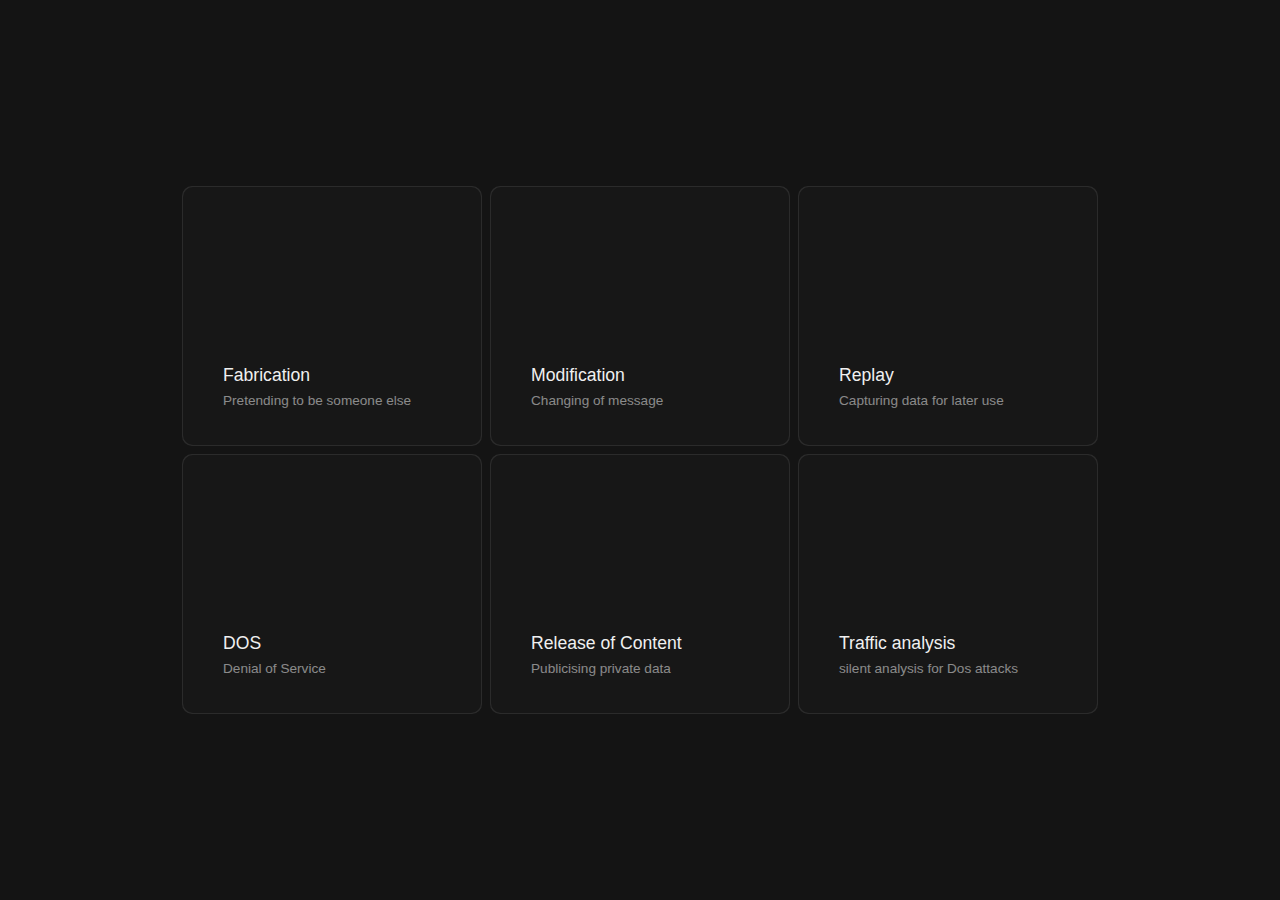
<file: Main/test/assets/assets.html>
<!DOCTYPE html>
<html lang="en">
<head>
    <meta charset="UTF-8">
    <meta name="viewport" content="width=device-width, initial-scale=1.0">
    <link rel="stylesheet" href="https://cdnjs.cloudflare.com/ajax/libs/font-awesome/6.5.1/css/all.min.css" integrity="sha512-DTOQO9RWCH3ppGqcWaEA1BIZOC6xxalwEsw9c2QQeAIftl+Vegovlnee1c9QX4TctnWMn13TZye+giMm8e2LwA==" crossorigin="anonymous" referrerpolicy="no-referrer" />
    <link rel="stylesheet" href="assets.css">
    <title>Document</title>
</head>
<body>
  <div id="cards">
    <div class="card">
      <div class="card-content">
        <div class="card-image">
          <i class="fa-duotone fa-apartment"></i>
        </div>
        <div class="card-info-wrapper">
          <div class="card-info">
            <i class="fa-duotone fa-apartment"></i>
            <div class="card-info-title">
              <h3>Fabrication</h3>  
              <h4>Pretending to be someone else</h4>
            </div>    
          </div>
        </div>
      </div>
    </div>
    <div class="card">
      <div class="card-content">
        <div class="card-image">
          <i class="fa-duotone fa-unicorn"></i>
        </div>
        <div class="card-info-wrapper">
          <div class="card-info">
            <i class="fa-duotone fa-unicorn"></i>
            <div class="card-info-title">
              <h3>Modification</h3>  
              <h4>Changing of message</h4>
            </div>    
          </div>  
        </div>
      </div>
    </div>
    <div class="card">
      <div class="card-content">
        <div class="card-image">
          <i class="fa-duotone fa-blender-phone"></i>
        </div>
        <div class="card-info-wrapper">
          <div class="card-info">
            <i class="fa-duotone fa-blender-phone"></i>
            <div class="card-info-title">
              <h3>Replay</h3>  
              <h4>Capturing data for later use</h4>
            </div>    
          </div>
        </div>
      </div>
    </div>
    <div class="card">
      <div class="card-content">
        <div class="card-image">
          <i class="fa-duotone fa-person-to-portal"></i>
        </div>
        <div class="card-info-wrapper">
          <div class="card-info">
            <i class="fa-duotone fa-person-to-portal"></i>
            <div class="card-info-title">
              <h3>DOS</h3>  
              <h4>Denial of Service</h4>
            </div>    
          </div>
        </div>
      </div>
    </div>
    <div class="card">
      <div class="card-content">
        <div class="card-image">
          <i class="fa-duotone fa-person-from-portal"></i>
        </div>
        <div class="card-info-wrapper">
          <div class="card-info">
            <i class="fa-duotone fa-person-from-portal"></i>
            <div class="card-info-title">
              <h3>Release of Content</h3>  
              <h4>Publicising private data</h4>
            </div>    
          </div>
        </div>
      </div>
    </div>
    <div class="card">
      <div class="card-content">
        <div class="card-image">
          <i class="fa-duotone fa-otter"></i>
        </div>
        <div class="card-info-wrapper">
          <div class="card-info">
            <i class="fa-duotone fa-otter"></i>
            <div class="card-info-title">
              <h3>Traffic analysis</h3>  
              <h4>silent analysis for Dos attacks </h4>
            </div>    
          </div>
        </div>
      </div>
    </div>
  </div>
  
      <script src="assets.js"></script>

</body>
</html>
</file>
<file: Main/style.css>
:root {  
    --purple: rgb(123, 31, 162);
    --violet: rgb(103, 58, 183);
    --pink: rgb(244, 143, 177);
  }
  
  @keyframes background-pan {
    from {
      background-position: 0% center;
    }
    
    to {
      background-position: -200% center;
    }
  }
  
  @keyframes scale {
    from, to {
      transform: scale(0);
    }
    
    50% {
      transform: scale(1);
    }
  }
  
  @keyframes rotate {
    from {
      transform: rotate(0deg);
    }
    
    to {
      transform: rotate(180deg);
    }
  }
  
  body {
    background-color: rgb(10, 10, 10);
    display: grid;
    height: 100vh;
    margin: 0px;
    overflow: hidden;
    place-items: center;
  }
  
  .title h1 {
    color: white;
    font-family: "Rubik", sans-serif;
    font-size: clamp(2em, 2vw, 4em);
    font-weight: 400;
    margin: 0px;
    padding: 20px;
    text-align: center;
  }
  
  .title h1 > .magic {
    display: inline-block;
    position: relative;
  }
  
  .title h1 > .magic > .magic-star {
    --size: clamp(20px, 1.5vw, 30px);
    
    animation: scale 700ms ease forwards;
    display: block;
    height: var(--size);
    left: var(--star-left);
    position: absolute;
    top: var(--star-top);
    width: var(--size);
  }
  
  .title h1 > .magic > .magic-star > svg {
    animation: rotate 1000ms linear infinite;
    display: block;
    opacity: 0.7;
  }
  
 .title h1 > .magic > .magic-star > svg > path {
    fill: var(--violet);
  }
  
  .title h1 > .magic > .magic-text {
    animation: background-pan 3s linear infinite;
    background: linear-gradient(
      to right,
      var(--purple),
      var(--violet),
      var(--pink),
      var(--purple)
    );
    background-size: 200%;
    -webkit-background-clip: text;
    -webkit-text-fill-color: transparent;
    white-space: nowrap;
  }
  
  /* hyperplexed heading css */
  /* body {
    display: grid;
    place-items: center;
    height: 100vh;
    background-color: black;
    margin: 0rem;
    overflow: hidden;
  } */
  
  .head-text h1 {
    font-family: 'Space Mono', monospace;
    font-size: clamp(3rem, 10vw, 10rem);
    color: white;
    padding: 0rem clamp(1rem, 2vw, 3rem);
    border-radius: clamp(0.4rem, 0.75vw, 1rem);
    font-weight: 800;
  }
  
  .head-text:hover {
    background-color: #149414;
    color: white;
  }
  
.heading{
  margin: 0;
  padding: 0;
  height: fit-content;
  background-color: aqua;
  width: 100%;
}
</file>
<file: Main/effects/effect.css>
@font-face {
  font-family: "Geist Mono";
  src: url(https://assets.codepen.io/605876/GeistMonoVariableVF.ttf);
}
@import url("https://fonts.googleapis.com/css2?family=Rubik:ital,wght@0,300..900;1,300..900&display=swap");
@import url("https://fonts.googleapis.com/css2?family=Rubik:ital,wght@0,300..900;1,300..900&family=Space+Mono:ital,wght@0,400;0,700;1,400;1,700&display=swap");
@import url("https://fonts.googleapis.com/css2?family=Montserrat:ital,wght@0,100..900;1,100..900&display=swap");
@import url("https://fonts.googleapis.com/css2?family=Space+Mono:ital,wght@0,400;0,700;1,400;1,700&display=swap");
*,
*::before,
*::after {
  transform-style: preserve-3d;
  box-sizing: border-box;
}

body {
  min-height: 100vh;
  display: grid;
  place-items: center;
  font-family: "Geist Mono", monospace;
  background: hsl(0 0% 2%);
  color-scheme: dark only;
  /* line-height: 1.6; */
}

body::before {
  --line: hsl(0 0% 95% / 0.15);
  --size: 60px;
  content: "";
  height: 100vh;
  width: 100vw;
  position: fixed;
  background: linear-gradient(
        90deg,
        var(--line) 1px,
        transparent 1px var(--size)
      )
      50% 50% / var(--size) var(--size),
    linear-gradient(var(--line) 1px, transparent 1px var(--size)) 50% 50% /
      var(--size) var(--size);
  mask: linear-gradient(-15deg, transparent 30%, white);
  top: 0;
  transform-style: flat;
  pointer-events: none;
  z-index: -1;
}

button {
  font-family: "Geist Mono", monospace;
  text-transform: uppercase;
  color: canvasText;
  padding: 1rem 2rem;
  border: 0;
  background: #ffffff3a;
  color: #fff;
  cursor: pointer;
  position: relative;
  transform-style: preserve-3d;
}

button:hover span:after {
  animation: flip 0.2s calc(var(--i) * 0.05s);
  color: #fff;
}
@keyframes flip {
  20% {
    content: "_";
  }
  40% {
    content: var(--c1);
  }
  60% {
    content: var(--c2);
  }
}

button::after {
  content: "";
  position: absolute;
  inset: 0;
  background: hsl(0 0% 100%);
  opacity: calc(var(--intent, 0) * 0.0875);
  transition: opacity 0.2s;
}

button:is(:hover, :focus-visible) {
  --intent: 1;
}

.sr-only {
  position: absolute;
  width: 1px;
  height: 1px;
  padding: 0;
  margin: -1px;
  overflow: hidden;
  clip: rect(0, 0, 0, 0);
  white-space: nowrap;
  border-width: 0;
}

button > span:not(.sr-only) {
  position: relative;
  color: transparent;
}

button > span:not(.sr-only)::after {
  content: attr(data-char);
  position: absolute;
  display: inline-block;
  inset: 0;
  color: canvasText;
}

button:is(:hover, :focus-visible) > span:not(.sr-only)::after {
  animation: flash calc(var(--speed, 0.25) * 1s) calc(var(--index, 0) * 0.05s)
    steps(1, end);
}

@keyframes flash {
  0%,
  20% {
    content: "_";
  }
  40% {
    content: var(--char-1);
  }
  60% {
    content: var(--char-2);
  }
  80% {
    content: var(--char-3);
  }
}

[data-explode="true"] button:is(:hover, :focus-visible) {
  --intent: 0;
}

[data-explode="true"]:has(button:is(:hover, :focus-visible)) .dummy {
  --intent: 1;
}

[data-explode="true"] #app {
  transform: translate3d(0, 0, 100vmin) rotateX(-24deg) rotateY(40deg);
}

[data-explode="true"] button {
  scale: 2.4;
}

/* button:not(.dummy)::before {
  content: ".char ::after";
  position: absolute;
  left: 100%;
  white-space: nowrap;
  translate: 0 -50%;
  transform-origin: 0 50%;
  scale: 0.5;
  top: 50%;
  text-transform: none;
  pointer-events: none;
  opacity: 0;
} */

/* [data-explode="true"] #app {
  transition: transform 0.5s 1s;
}

[data-explode="true"] button {
  transform: translate3d(0, 0, 50px);
  transition: transform 0.5s 2s, scale 0.5s 0s;
}

[data-explode="true"] .dummy {
  opacity: 1;
  transform: translate3d(0, 0, -50px);
  transition: transform 0.5s 2s, scale 0.5s 0s, opacity 0s 0s;
}

[data-explode="true"] button:not(.dummy)::before {
  opacity: 1;
  transition: opacity 1s 3s;
} */

/* button:not(.dummy)::before {
  transition: opacity 0.5s 0s;
}

button {
  transition: transform 0.5s 1s, scale 0.5s 3s, opacity 0s 3s;
} */

/* Heading */
.heading h1 {
  /* font-family: "Space Mono", monospace; */
  font-family: "Space Mono", monospace;
  /* font-weight: 700; */
  /* font-style: italic; */
  /* font-size: clamp(3rem, 4vw, 10rem);
  padding: 0rem clamp(1rem, 2vw, 3rem);
  border-radius: clamp(0.4rem, 0.75vw, 1rem); */

  font-size: clamp(2rem, 3vw, 6rem);
  padding: 0rem clamp(0.5rem, 1vw, 2rem);
  border-radius: clamp(0.3rem, 0.6vw, 0.8rem);

  /* font-size: clamp(1.5rem, 2vw, 4rem);
  padding: 0rem clamp(0.3rem, 0.8vw, 1.5rem);
  border-radius: clamp(0.2rem, 0.4vw, 0.6rem); */
  color: white;
  transition: all 0.62s cubic-bezier(0.66, 0.24, 0.07, 0.98);
}

.heading h1:hover {
  background-color: #fffffff5;
  color: black;
}
/* .heading h1:not(:hover) {
  -webkit-filter: blur(3px);
} */
html,
body,
div,
span,
h1,
h2,
h3,
h4,
h5,
h6,
p,
a,
img,
ul,
ol,
li,
figure,
figcaption,
footer,
header,
nav,
section {
  margin: 0;
  padding: 0;
  border: 0;
  font-size: 100%;
  /* font: inherit; */
  vertical-align: baseline;
}
/* spark */
/* Demo styles */
* {
  box-sizing: border-box;
}

html,
body {
  height: 100%;
}

body {
  display: grid;
  place-items: end start;
  font-family: system-ui, sans-serif;
  padding: 1.5rem;
}

label {
  display: flex;
  align-items: center;
  gap: 0.5rem;
  user-select: none;
}

input[type="color"] {
  --size: 2em;
  flex-shrink: 0;
  appearance: none;
  box-sizing: border-box;
  cursor: pointer;
  height: var(--size);
  width: var(--size);
  padding: 0;
  border: 0;
  border-radius: 50%;
}

input[type="color" i]::-webkit-color-swatch-wrapper {
  padding: 0;
}

input[type="color" i]::-webkit-color-swatch {
  border-radius: 50%;
}

input[type="color" i]::-moz-color-swatch {
  border-radius: 50%;
}

::-webkit-color-swatch,
::-moz-color-swatch {
  border-color: transparent;
}
</file>
<file: Main/effects/effect2.css>
@layer base, rhythm, layout, components, default, overwrites;

@layer base {
  :root {
    /*
    * Fonts and text
    */
    --font-family-default: 'Noto Sans Display', Inter, Roboto, 'Helvetica Neue', 'Arial Nova', 'Nimbus Sans', Arial, sans-serif;
    --font-family-heading: 'Fraunces', Didot, 'Bodoni MT', 'Noto Serif Display', 'URW Palladio L', P052, Sylfaen, serif;
    --font-family-monospace: 'Nimbus Mono PS', 'Courier New', monospace;

    --max-content-width: 100rem;
    --max-reading-measure: 50ch;
    --min-tap-size: 48px;
    --min-tap-space: 8px;

    /*
    * Colors
    */
    --color-background: #000;
    --color-text: #fff0f4;
    --color-primary: oklch(74% 0.15 32);
    --color-secondary: oklch(65% 0.13 210);
    --color-ui: oklch(65% 0.05 210);

    --color-yellow: oklch(80% 0.16 85);
    --color-green: oklch(60% 0.16 135);
    --color-red: oklch(65% 0.18 15);
    --color-green-2: oklch(54% 0.11 164);
    --color-purple: oklch(62% 0.15 318);
    --color-red-2: oklch(57% 0.2 15);

    --color-link: var(--color-primary);
    --color-link-hover: var(--color-secondary);
  }
}

@layer rhythm {
  body {
    --font-size-min: 16;
    --font-size-max: 20;

    --line-height-min: 1.2;
    --line-height-max: 1.6;

    --font-size-default: var(--font-size);
    --line-height-default: var(--line-height);

    /*
    * Spacing / rhythm
    */
    --spacing: var(--RHYTHM);

    /* 
      Useful heading scales
      Golden Ratio: 1.618
      Minor Sixth: 1.6
      Perfect Fifth: 1.5
      Augmented Fourth: 1.414
      Perfect Fourth: 1.333
      Major Third: 1.25
      Minor Third: 1.2
      Major Second: 1.125
      Minor Second: 1.067

      Once CSS pow() is supported, we can use the following formula to create a scale:
      --min-font-size: pow(var(--base-font-size-min) * var(--min-heading-scale)), var(--heading-level));
      --max-font-size: pow(var(--base-font-size-max) * var(--max-heading-scale)), var(--heading-level));
    */

    --pl: 1.125;
    --pu: 1.6;

    --s1-min: calc(var(--base-font-size-min) / var(--pl));
    --s1-max: calc(var(--base-font-size-max) / var(--pu));

    --h6-min: var(--base-font-size-min);
    --h6-max: var(--base-font-size-max);

    --h5-min: calc(var(--base-font-size-min) * var(--pl));
    --h5-max: calc(var(--base-font-size-max) * var(--pu));

    --h4-min: calc(var(--h5-min) * var(--pl));
    --h4-max: calc(var(--h5-max) * var(--pu));

    --h3-min: calc(var(--h4-min) * var(--pl));
    --h3-max: calc(var(--h4-max) * var(--pu));

    --h2-min: calc(var(--h3-min) * var(--pl));
    --h2-max: calc(var(--h3-max) * var(--pu));

    --h1-min: calc(var(--h2-min) * var(--pl));
    --h1-max: calc(var(--h2-max) * var(--pu));
  }

  h1,
  h2 {
    --line-height-min: 1.25;
    --line-height-max: 1;

    font-size: var(--font-size);
    font-weight: 200;
    line-height: var(--line-height);
    padding-block: calc(var(--grid-correction, 0) / 2);
  }

  h2 {
    --font-size-min: var(--h2-min);
    --font-size-max: var(--h2-max);
  }
}

@layer base {
  :root {
    -webkit-text-size-adjust: 100%;

    box-sizing: border-box;
    overflow-wrap: break-word;
  }

  *,
  ::before,
  ::after {
    background-repeat: no-repeat;
    box-sizing: inherit;
  }

  /* Prevent text-shadows making highlighted text unreadable */
  ::selection {
    background-color: highlight;
    color: highlightText;
    text-shadow: none !important;
  }

  html {
    height: 100%;
    scroll-behavior: smooth;
    overflow-x: hidden;
  }

  body {
    background-color: var(--color-background, white);
    color: var(--color-text, black);
    font-family: var(--font-family-default, sans-serif);
    font-size: var(--font-size-default, 1em);
    font-size-adjust: from-font;
    line-height: var(--line-height-default, 1.5);
    text-rendering: optimizeLegibility;
    margin: 0;
    min-height: 100%;
  }

  main {
    outline: 0;
  }

  a {
    color: var(--color-link, blue);
    transition: 0.25s ease-in-out;

    &:hover,
    &:focus {
      color: var(--color-link-hover, var(--color-link, blue));
    }
  }

  h1,
  h2,
  h3,
  h4,
  h5,
  h6 {
    font-family: var(--font-family-heading, var(--font-family-default, 1rem));
    line-height: var(--line-height-heading, 1.25);
    font-weight: 400;
    margin-block-start: calc(var(--margin-heading-start, var(--spacing, 1.5rem) * 2));
    margin-block-end: var(--margin-heading-end, var(--spacing, 1.5rem));
  }

  /* Limit width of objects with intrinsic size */
  img,
  picture,
  object,
  video,
  embed,
  iframe {
    max-width: 100%;
    height: auto;
  }
}
@layer rhythm {
  /*
    Responsive typography with vertical rhythm
  */
  * {
    /* Step 1: Establish individual responsive font-size */
  
    /* 
      Min and max font sizes to screen sizes 
      That is, font size will be 16px at 320px screen width and 20px at 1440px screen width
      These values can be customized on each element to automatically update the formula
    */
    --font-size-min: 16;
    --font-size-max: 20;
    --font-size-min-viewport: 320;
    --font-size-max-viewport: 1440;
  
    /* 
      Converting from px to rem automatically for convenience and accessibility
      If you want to set font-sizes in rem units from the start, you can set --font-size-units to 1rem
      Default 1rem = 16px, so 1px = 0.0625rem 
    */
    --font-size-units: calc(0.0625rem);
  
    /* Math. Don't worry about it. And don't touch. */
    --_font-size-step: calc( 
      (var(--font-size-max) - var(--font-size-min)) / 
      (var(--font-size-max-viewport) - var(--font-size-min-viewport))
    );
  
    --_font-size-base-value: calc(
      var(--font-size-min) - 
      var(--font-size-min-viewport) * 
      var(--_font-size-step)
    );
  
    /* 
      Create font-size custom prop on all elements
       All elements can now use the --font-size prop
  
       What's more, we can tweak the values established above such as 
       --font-size-min and --font-size-max, and the formula will update automatically
       The same applies to the viewport units --font-size-min-viewport and --font-size-max-viewport
       We can even set a custom --font-size prop on any element, and it will override the default 
    */
  
    --font-size: clamp(
      min(var(--font-size-min), var(--font-size-max)) * var(--font-size-units),
      var(--_font-size-base-value) * var(--font-size-units) + var(--_font-size-step) * 100vw,
      max(var(--font-size-max), var(--font-size-min)) * var(--font-size-units)
    );
  
    /* Using ems to lock current line-height to current font-size */
    --line-height-units: 1em;
  
    /* Min and max line-height */
    --line-height-min: 1.2;
    --line-height-max: 1.6;
  
    /* Same viewport boundaries as font-size, using font-size values to convert from pixels */
    --line-height-min-viewport: calc(320 / var(--font-size-min));
    --line-height-max-viewport: calc(1440 / var(--font-size-max));
  
    /* You know the drill. No touchy. */
    --_line-height-step: calc(
      (var(--line-height-max) - var(--line-height-min)) / 
      (var(--line-height-max-viewport) - var(--line-height-min-viewport))
    );
  
    --_line-height-base-value: calc(
      var(--line-height-min) - 
      var(--line-height-min-viewport) * 
      var(--_line-height-step)
    );
  
    /* 
      Just like with --font-size, all elements will now have access to responsive line-height
      And we can tweak the values established above such as --line-height-min and --line-height-max
    */
    --line-height: clamp(
      min(var(--line-height-min), var(--line-height-max)) * var(--line-height-units),
      var(--_line-height-base-value) * var(--line-height-units) + var(--_line-height-step) * 100vw,
      max(var(--line-height-max), var(--line-height-min)) * var(--line-height-units)
    );
  }
  
  body {
    /* We can now set font-size and line-height to their respective props */
    font-size: var(--font-size);
    line-height: var(--line-height);
  
    /* 
      These are our new rem-units and can be used whenever needed to refer to responsive body-font
      NOTE: Please treat this as a CONST and do not edit or overwrite 
    */
    --RHYTHM_UNITS: var(--font-size);
  
    /* 
      Create rhythm by locking to body line-height
      This unit can now be used anywhere to refer back to the original body line-height
      and thus establish a vertical rhythm
      NOTE: Please treat this as a CONST and do not edit or overwrite
    */
    --RHYTHM: clamp(
      min(var(--line-height-min), var(--line-height-max)) * var(--RHYTHM_UNITS),
      var(--_line-height-base-value) * var(--RHYTHM_UNITS) + var(--_line-height-step) * 100vw,
      max(var(--line-height-max), var(--line-height-min)) * var(--RHYTHM_UNITS)
    );
  
    /* Here, a safe prop you can overwrite and play with as needed */
    --spacing: var(--RHYTHM);

    /* Let's save these just in case we need them */
    --base-font-size-min: var(--font-size-min);
    --base-font-size-max: var(--font-size-max);
    --base-line-height-min: var(--line-height-min);
    --base-line-height-max: var(--line-height-max);
  }
}
/*
 * Custom properties used
 * Be sure to set these to customize the reset otherwise the defaults will be used
 *
 * --section-spacing-multiplier: 1, 2, 3, 4 (media queries)
 * --section-spacing: calc(var(--spacing, 1.5rem) * var(--section-spacing-multiplier));
 * --max-content-width: 100rem
 *
 */

/*----------  Page elements  ----------*/

@layer layout {
  header,
  main,
  section,
  article,
  aside,
  nav,
  form,
  div,
  footer {
    /* Creates section spacing variable for section-like elements */
    --section-spacing-multiplier: 1;
    --section-spacing: calc(var(--spacing, 1.5rem) * var(--section-spacing-multiplier));

    @media (min-width: 40em) {
      --section-spacing-multiplier: 2;
    }

    @media (min-width: 60em) {
      --section-spacing-multiplier: 3;
    }

    @media (min-width: 80em) {
      --section-spacing-multiplier: 4;
    }

    @media (min-width: 100em) {
      --section-spacing-multiplier: 5;
    }
  }

  header,
  section,
  footer {
    /* Limit width of an element while maintaining padding and centering */
    padding-inline: max(var(--section-spacing), calc(50% - var(--max-content-width, 100rem) / 2));
  }

  section {
    padding-block: var(--section-spacing);
  }
}

.site-header {
  overflow: auto;
  padding-block: calc(var(--spacing) / 2);
  position: fixed;
  inset-block-end: 0;
  inset-inline: 0;
  z-index: 10000;

  @media (min-width: 64rem) {
    display: flex;
    inset-block-start: 0;
    inset-block-end: auto;
    flex-direction: row;
    justify-content: space-between;
    align-items: baseline;
  }
}

@supports(animation-timeline: view()) {
  .site-header::after {    
    background-image: linear-gradient(to right, transparent, black);
    content: '';
    display: block;
    position: absolute;
    top: calc(var(--spacing) / 2);
    right: 0;
    width: 33%;
    height: calc(var(--spacing) * 1.5 + 2px);
    pointer-events: none;
  }
}

.fieldset-wrapper {
  --height: calc(var(--spacing) * 2);

  border-radius: calc(var(--height) / 2);
  overflow: auto;

  /* Prevent aliased border due to overflow clipping with border-radius */
  padding-inline: 1px;
}

fieldset {
  --font-size-min: 14;
  --font-size-max: 16;

  background-color: hsla(0deg, 0%, 0%, 0.5);
  backdrop-filter: blur(10px);
  border: 1px solid var(--color-ui);
  border-radius: inherit;
  display: flex;
  font-size: var(--font-size);
  margin: 0 auto;
  padding: 0;
  width: max-content;

  @media (min-width: 64rem) {
    margin: 0;
  }
}

label {
  --transition: 0.01s;

  border-radius: inherit;
  overflow: hidden;
  padding-inline: var(--spacing);
  padding-block: calc(var(--spacing) / 4);
  position: relative;
  transition: var(--transition) linear;
  white-space: nowrap;

  &::before {
    content: '';
    background-color: var(--color-ui);
    border-radius: inherit;
    display: block;
    transform: translateX(100.5%);
    transition: inherit;
    position: absolute;
    inset: 0;
    z-index: -1;
  }
}

:checked + label {
  --transition: 0.25s;

  color: var(--color-background);
  overflow: visible;

  &::before {
    transform: translateX(0);
  }

  & ~ label::before {
    transform: translateX(-100.5%);
  }
}

legend {
  color: var(--color-secondary);
}

input {
  accent-color: var(--color-primary);
}

/* Hides elements visually, leaves accessible to screenreaders */
.sr-only {
  border-width: 0;
  clip: rect(0, 0, 0, 0);
  margin: -1px;
  padding: 0;
  overflow: hidden;
  position: absolute;
  white-space: nowrap;
  width: 1px;
  height: 1px;
}

@media (min-width: 64rem) {
  h1.sr-only {
    --font-size-min: 14;
    --font-size-max: 16;

    all: unset;
    color: var(--color-text);
    font-family: var(--font-family-default);
    font-size: var(--font-size);
    font-weight: 500;
    letter-spacing: 0.01em;
    margin: 0;
  }
}

nav {
  --indicator-number: 5;
  --indicator-top: 50dvb;
  --indicator-right: var(--spacing);

  --indicator-size: 1em;
  --indicator-padding: calc((var(--min-tap-size) - var(--indicator-size)) / 2);
  --indicator-clipped-margins: var(--indicator-padding) * 2;
  --indicator-total-size: calc(var(--indicator-size) + var(--indicator-padding) * 2);

  --indicator-gap: var(--min-tap-space);
  --indicator-total-gap: calc(var(--indicator-gap) * (var(--indicator-number) - 1));

  --indicator-total-height: calc(var(--indicator-total-size) * var(--indicator-number) + var(--indicator-total-gap) - var(--indicator-clipped-margins));

  /* Make indicators smaller when mouse is being used */
  @media (pointer: fine) {
    --indicator-padding: 0.25em;
  }

  position: fixed;
  inset-block-start: var(--indicator-top);
  inset-inline-end: var(--indicator-right);
  margin-block-start: calc(var(--indicator-total-height) / -2);
  z-index: 100;

  & ul {
    display: flex;
    flex-direction: column;
    gap: var(--indicator-gap);
    margin: 0;
    padding: 0;
    position: relative;

    &::before {
      --size: calc(var(--indicator-size));

      border-radius: 50%;
      content: '';
      color: var(--color-indicator, var(--color-text));
      background-color: currentColor;
      box-shadow: inset 0 0 0 4px var(--color-background);
      position: absolute;
      inset-inline: 0;
      margin-inline: auto;
      padding: 3px;
      width: var(--size);
      height: var(--size);
      z-index: -1;
    }
  }

  & li:first-of-type {
    margin-block-start: calc(var(--indicator-padding) * -1);
  }

  & li:last-of-type {
    margin-block-end: calc(var(--indicator-padding) * -1);
  }

  & li,
  & a {
    display: block;
  }

  & a {
    --color-link: var(--color-text);

    padding: var(--indicator-padding);

    &::before {
      content: '';
      border: 1px solid;
      border-radius: 50%;
      display: block;
      width: var(--indicator-size);
      height: var(--indicator-size);
    }
  }
}

@supports not (animation-timeline: scroll()) {
  nav {
    display: none;
  }
}

footer {
  --font-size-min: 14;
  --font-size-max: 16;

  color: var(--color-accent);
  font-size: var(--font-size);
  text-align: center;
  position: relative;
  z-index: 100;
}

.emoji {
  background-color: var(--color-background);
  position: relative;

  &::after {
    content: '';
    position: absolute;
    inset: 0;
    background-color: var(--color-primary);
    mix-blend-mode: hue;
  }
}

.content {
  display: flex;
  flex-direction: column;
  justify-content: center;
  align-items: center;
  padding-block: var(--spacing);
  padding-inline: inherit;
  position: relative;
  height: 100%;

  @media (min-width: 64rem) {
    flex-direction: row;
    justify-content: space-between;
  }

  & strong,
  & code {
    color: var(--color-highlight);
  }

  & code {
    font-family: var(--font-family-default);
  }

  & .selector {
    --color-property: var(--color-highlight);

    color: var(--color-selector);
    font-weight: 700;
  }

  & .property {
    --color-property: var(--color-highlight);

    color: var(--color-property);
    font-weight: 700;
  }

  & ul {
    --font-size-min: 14;
    --font-size-max: 16;

    font-size: var(--font-size);
    font-weight: 400;
    list-style-position: inside;
    margin: 0;
    padding: 0;
  }

  & li {
    margin-bottom: calc(var(--spacing) / 2);

    &::marker {
      content: '🌷 ';
      color: var(--color-highlight);
    }
  }
}

h2,
.text {
  /* Making space for the scroll indicators */
  padding-inline-end: calc(var(--min-tap-size) + var(--spacing));

  @media (min-width: 64rem) {
    padding-inline-end: 0;
  }
}

@supports not (animation-timeline: scroll()) {
  h2,
  .text {
    padding-inline-end: 0;
  }
}

h2 {
  line-height: 1;
  margin-block: var(--spacing);
  text-shadow: 1px 2px 0.1em hsla(0, 0%, 0%, 0.5);
  width: 100%;

  @media (min-width: 64rem) {
    flex: 1;
    margin-block-end: 0;
  }
}

.text {
  --intrinsic-width: 587;
  --intrinsic-height: 930;
  --height: 200px;
  --offset: 200px;

  & img {
    display: block;
    opacity: 0.2;
    position: absolute;
    inset: 0;
    object-fit: contain;
    object-position: top center;
    z-index: -1;
  }

  @media (min-width: 64rem) {
    --height: min(100dvb, 33vw * var(--intrinsic-height) / var(--intrinsic-width));
    --offset: calc(var(--height) / 3);

    flex: 1;
    font-weight: 200;
    padding-block-start: var(--spacing);
    position: relative;
    z-index: -1;

    & img {
      float: inline-start;
      height: var(--height);
      margin-left: calc((1 - var(--intrinsic-width) / var(--intrinsic-height)) * -100%);
      opacity: 0.65;
      position: relative;
      inset: auto;
      shape-outside: var(--image);
      shape-margin: var(--spacing);

      & + * {
        margin-top: calc(var(--spacing) * 3);
      }
    }
  }

  @media (min-width: 64rem) and (min-height: 45rem) {
    & img + * {
      margin-top: calc(var(--spacing) * 4);
    }
  }

  @media (min-width: 90rem) and (min-height: 35rem) {
    & img + * {
      margin-top: var(--offset);
    }
  }
}

section:nth-child(1) {
  --color-highlight: var(--color-primary);
  --color-selector: var(--color-secondary);
  --image: url('https://assets.codepen.io/197359/flower-white.png');
}

section:nth-child(2) {
  --color-highlight: var(--color-yellow);
  --color-selector: var(--color-green);
  --image: url('https://assets.codepen.io/197359/flower-yellow.png');
  --margin-top: 10dvi;
}

section:nth-child(3) {
  --color-highlight: var(--color-secondary);
  --color-selector: var(--color-primary);
  --image: url('https://assets.codepen.io/197359/flower-blue.png');
}

section:nth-child(4) {
  --color-highlight: var(--color-red);
  --color-selector: var(--color-green-2);
  --image: url('https://assets.codepen.io/197359/flower-red.png');
}

section:nth-child(5) {
  --color-highlight: var(--color-purple);
  --color-selector: var(--color-red-2);
  --image: url('https://assets.codepen.io/197359/flower-purple.png');
  --margin-top: 10dvi;
}











@layer base, rhythm, layout, components, default, overwrites;

html {
  /* Create a snapping rule on the html element */
  scroll-snap-type: y mandatory;

  /* Create a timeline scope, so we can target any element on the page */
  timeline-scope: --section, --main, --site-header;
}

/* We'll want to match these colors for the best melty effect */
/* But play around with them (and add a color to section) to see happens */
body,
.content {
  background-color: var(--color-background, black);
}

main {
  view-timeline: --main;
}

.section {
  /* Creating a snapping rule on the section element */
  scroll-snap-align: start;
  scroll-snap-stop: always;

  /* Attach the timeline to the section element*/
  view-timeline: --section;

  /* Set each section to the full dynamic height of the viewport */
  height: 100dvh;
}

.content {
  /* Fix the content, so it doesn't scroll with the section */
  overflow: hidden;
  position: fixed;
  inset: 0;

  /* Animate the content based on the section scrolling */
  --contrast: 4;
  --blur: 0.5rem;

  animation: blink ease-in-out both;
  animation-timeline: --section;
}

@keyframes blink {
  0%,
  100% {
    filter: blur(var(--blur)) contrast(var(--contrast));
    opacity: 0;
    visibility: hidden;
  }

  50% {
    filter: blur(0) contrast(1);
    opacity: 1;
    visibility: visible;
  }
}

/* 
  This is a bit of a hack to get the indicator to work because I'm lazy.
  We're translating the dot from the top to the bottom of its parent,
  using the browser scroll position as the animation timeline.
  It's not really matched up to the scrolling sections, only appears to be.
*/
.indicator::before {
  animation: indicate linear both;
  animation-timeline: --main;
  animation-range: contain;
}

/* And we're manually setting the colors because see: lazy comment above */
@keyframes indicate {
  0% {
    --color-indicator: var(--color-primary);
    transform: translateY(0);
  }

  25% {
    --color-indicator: var(--color-yellow);
  }

  50% {
    --color-indicator: var(--color-secondary);
  }

  75% {
    --color-indicator: var(--color-red);
  }

  100% {
    --color-indicator: var(--color-purple);
    transform: translateY(
      calc(var(--indicator-total-height) - var(--indicator-size))
    );
  }
}

/* Remove gradient indicator on scroll-to-end (visible on small screens */

.site-header label:last-of-type {
  view-timeline: --site-header inline;
}

.site-header::after {
  animation: fade-scroll ease-in-out both;
  animation-timeline: --site-header;
  animation-range: entry-crossing;
}

@keyframes fade-scroll {
  0% {
    opacity: 1;
  }

  100% {
    opacity: 0;
  }
}

/* Change animation based on radio checked */
body:has([value="horizontal-scroll"]:checked) .content {
  /* 
    The only reason we're repeat these two properties instead of simply 
    setting `animation-name` is so the polyfill will pick them up 
    They're flaky though and tend to get stuck. You might need to
    refresh the page and select an option before scrolling
  */
  animation: horizontal-scroll ease-in-out both;
  animation-timeline: --section;
}

body:has([value="backwards-scroll"]:checked) .content {
  animation: backwards-scroll ease-in-out both;
  animation-timeline: --section;
}

body:has([value="zoom-scroll"]:checked) .content {
  animation: zoom-scroll ease-in-out both;
  animation-timeline: --section;
}

/* Alternative animations */
/* Very cool, try it */
@keyframes horizontal-scroll {
  0% {
    transform: translate3d(100%, 0%, 0);
  }

  50% {
    transform: none;
  }

  100% {
    transform: translate3d(-100%, 0%, 0);
  }
}

/* Befuddling, try it */
@keyframes backwards-scroll {
  0% {
    transform: translate3d(0%, -100%, 0);
  }

  50% {
    transform: none;
  }

  100% {
    transform: translate3d(0%, 100%, 0);
  }
}

/* WIP */
@keyframes zoom-scroll {
  0% {
    filter: blur(5rem);
    transform: scale(0);
    opacity: 0;
    visibility: hidden;
  }

  50% {
    filter: blur(0);
    transform: none;
    opacity: 1;
    visibility: visible;
  }

  100% {
    filter: blur(3rem);
    transform: scale(1.5);
    opacity: 0;
    visibility: hidden;
  }
}

/* 
  The actual page styling is in a different stylesheet to not clutter
  this pen with irrelevant or confusing code

  https://codepen.io/giana/pen/rNRzgRj
*/
</file>
<file: Main/test/test.css>
@import url("https://fonts.googleapis.com/css2?family=Rubik:ital,wght@0,300..900;1,300..900&display=swap");
@import url("https://fonts.googleapis.com/css2?family=Rubik:ital,wght@0,300..900;1,300..900&family=Space+Mono:ital,wght@0,400;0,700;1,400;1,700&display=swap");

* {
  margin: 0;
  padding: 0;
  box-sizing: border-box;
}

body {
  margin: 0;
  padding: 0;
  background-color: rgb(10, 10, 10);
  height: 100vh;
  display: flex;
  flex-direction: column;
  align-items: center;
  justify-content: center;
  overflow: hidden;
}

.heading {
  top: 0px;
  margin: 0;
  padding: 0;
  margin-top: 60px;
  display: flex;
  justify-content: center;
  align-items: center;
}
.hero {
  margin: 0;
  padding: 0;
  height: 100vh;
  display: flex;
  flex-direction: column;
  justify-content: center;
  align-items: center;
}
.title {
  display: flex;
  margin: 0;
  padding: 0;
  flex-direction: column;
  justify-content: center;
  align-items: center;
  gap: 30px;
  margin-top: -4em;
}

.heading h1 {
  font-family: "Space Mono", monospace;
  font-size: clamp(3rem, 4vw, 10rem);
  color: white;
  padding: 0rem clamp(1rem, 2vw, 3rem);
  border-radius: clamp(0.4rem, 0.75vw, 1rem);
  /* transition: .3s; */
  /* transition: all .5s cubic-bezier(0.79, 0.33, 0.14, 0.53); */
  transition: all 0.62s cubic-bezier(0.66, 0.24, 0.07, 0.98);
}

.heading h1:hover {
  background-color: #fffffff5;
  color: black;
}
.heading h1:not(:hover) {
  -webkit-filter: blur(3px);
}

:root {
  --purple: rgb(123, 31, 162);
  --violet: rgb(103, 58, 183);
  --pink: rgb(244, 143, 177);
}

@keyframes background-pan {
  from {
    background-position: 0% center;
  }

  to {
    background-position: -200% center;
  }
}

@keyframes scale {
  from,
  to {
    transform: scale(0);
  }

  50% {
    transform: scale(1);
  }
}

@keyframes rotate {
  from {
    transform: rotate(0deg);
  }

  to {
    transform: rotate(180deg);
  }
}

.title h1 {
  color: white;
  font-family: "Rubik", sans-serif;
  font-size: clamp(2em, 2vw, 4em);
  font-weight: 400;
  text-align: center;
}

.title h1 > .magic {
  display: inline-block;
  position: relative;
}

.title h1 > .magic > .magic-star {
  --size: clamp(20px, 1.5vw, 30px);

  animation: scale 700ms ease forwards;
  display: block;
  height: var(--size);
  left: var(--star-left);
  position: absolute;
  top: var(--star-top);
  width: var(--size);
}

.title h1 > .magic > .magic-star > svg {
  animation: rotate 1000ms linear infinite;
  display: block;
  opacity: 0.7;
}

.title h1 > .magic > .magic-star > svg > path {
  fill: var(--violet);
}

.title h1 > .magic > .magic-text {
  animation: background-pan 3s linear infinite;
  background: linear-gradient(
    to right,
    var(--purple),
    var(--violet),
    var(--pink),
    var(--purple)
  );
  background-size: 200%;
  -webkit-background-clip: text;
  -webkit-text-fill-color: transparent;
  white-space: nowrap;
}

/* BTN */
.button {
  --black-700: hsla(0 0% 12% / 1);
  --border_radius: 9999px;
  --transtion: 0.3s ease-in-out;
  --offset: 2px;

  cursor: pointer;
  position: relative;

  display: flex;
  align-items: center;
  gap: 0.5rem;

  transform-origin: center;

  padding: 1rem 2rem;
  background-color: transparent;

  border: none;
  border-radius: var(--border_radius);
  transform: scale(calc(1 + (var(--active, 0) * 0.1)));

  transition: transform var(--transtion);
}

.button::before {
  content: "";
  position: absolute;
  top: 50%;
  left: 50%;
  transform: translate(-50%, -50%);

  width: 100%;
  height: 100%;
  background-color: var(--black-700);

  border-radius: var(--border_radius);
  box-shadow: inset 0 0.5px hsl(0, 0%, 100%), inset 0 -1px 2px 0 hsl(0, 0%, 0%),
    0px 4px 10px -4px hsla(0 0% 0% / calc(1 - var(--active, 0))),
    0 0 0 calc(var(--active, 0) * 0.375rem) hsl(260 97% 50% / 0.75);

  transition: all var(--transtion);
  z-index: 0;
}

.button::after {
  content: "";
  position: absolute;
  top: 50%;
  left: 50%;
  transform: translate(-50%, -50%);

  width: 100%;
  height: 100%;
  background-color: hsla(260 97% 61% / 0.75);
  background-image: radial-gradient(
      at 51% 89%,
      hsla(266, 45%, 74%, 1) 0px,
      transparent 50%
    ),
    radial-gradient(at 100% 100%, hsla(266, 36%, 60%, 1) 0px, transparent 50%),
    radial-gradient(at 22% 91%, hsla(266, 36%, 60%, 1) 0px, transparent 50%);
  background-position: top;

  opacity: var(--active, 0);
  border-radius: var(--border_radius);
  transition: opacity var(--transtion);
  z-index: 2;
}

.button:is(:hover, :focus-visible) {
  --active: 1;
}
.button:active {
  transform: scale(1);
}

.button .dots_border {
  --size_border: calc(100% + 2px);

  overflow: hidden;

  position: absolute;
  top: 50%;
  left: 50%;
  transform: translate(-50%, -50%);

  width: var(--size_border);
  height: var(--size_border);
  background-color: transparent;

  border-radius: var(--border_radius);
  z-index: -10;
}

.button .dots_border::before {
  content: "";
  position: absolute;
  top: 30%;
  left: 50%;
  transform: translate(-50%, -50%);
  transform-origin: left;
  transform: rotate(0deg);

  width: 100%;
  height: 2rem;
  background-color: white;

  mask: linear-gradient(transparent 0%, white 120%);
  animation: rotate 2s linear infinite;
}

@keyframes rotate {
  to {
    transform: rotate(360deg);
  }
}

.button .sparkle {
  position: relative;
  z-index: 10;

  width: 1.75rem;
}

.button .sparkle .path {
  fill: currentColor;
  stroke: currentColor;

  transform-origin: center;

  color: hsl(0, 0%, 100%);
}

.button:is(:hover, :focus) .sparkle .path {
  animation: path 1.5s linear 0.5s infinite;
}

.button .sparkle .path:nth-child(1) {
  --scale_path_1: 1.2;
}
.button .sparkle .path:nth-child(2) {
  --scale_path_2: 1.2;
}
.button .sparkle .path:nth-child(3) {
  --scale_path_3: 1.2;
}

@keyframes path {
  0%,
  34%,
  71%,
  100% {
    transform: scale(1);
  }
  17% {
    transform: scale(var(--scale_path_1, 1));
  }
  49% {
    transform: scale(var(--scale_path_2, 1));
  }
  83% {
    transform: scale(var(--scale_path_3, 1));
  }
}

.button .text_button {
  position: relative;
  z-index: 10;

  background-image: linear-gradient(
    90deg,
    hsla(0 0% 100% / 1) 0%,
    hsla(0 0% 100% / var(--active, 0)) 120%
  );
  background-clip: text;

  font-size: 1rem;
  color: transparent;
}
a {
  text-decoration: none;
}
</file>
<file: Main/effects/extras/extra.css>
* {
  margin: 0;
  padding: 0;
}

body {
  width: 100%;
  height: 100vh;
  margin: 0;
  padding: 0;
  background-color: #070707;
}

.login {
  width: 100%;
  height: 100vh;
  margin: 0;
  padding: 0;

  display: grid;
  grid-template-columns: 0.8fr 1.4fr 0.8fr;
  grid-template-rows: 0.4fr 2.2fr 0.4fr;
  grid-auto-columns: 1fr;
  grid-auto-rows: 1fr;
  gap: 0px 0px;
  grid-auto-flow: row;
  grid-template-areas:
    "login-left login-title login-right"
    "login-left login-main login-right"
    "login-left login-btm login-right";
}

.login-title {
  display: flex;
  justify-content: center;
  align-items: center;
  grid-area: login-title;
  /* background-color: #2d79f3; */
  padding-top: 90px;
  color: #f5f5fa;
  /* border-bottom: 1px solid; */
  text-align: center;
  font-family: -apple-system, BlinkMacSystemFont, "Segoe UI", Roboto, Oxygen,
    Ubuntu, Cantarell, "Open Sans", "Helvetica Neue", sans-serif;
}
.login-main {
  display: grid;
  place-items: center;
  /* background-color: #33f321; */
  grid-area: login-main;
}

.login-left {
  grid-area: login-left;
}

.login-right {
  grid-area: login-right;
}

.login-btm {
  grid-area: login-btm;
}

.form {
  /* width: 100%; */
  display: flex;
  flex-direction: column;
  gap: 10px;
  background-color: #ffffff;
  padding: 30px;
  width: 450px;
  border-radius: 20px;
  font-family: -apple-system, BlinkMacSystemFont, "Segoe UI", Roboto, Oxygen,
    Ubuntu, Cantarell, "Open Sans", "Helvetica Neue", sans-serif;
}

::placeholder {
  font-family: -apple-system, BlinkMacSystemFont, "Segoe UI", Roboto, Oxygen,
    Ubuntu, Cantarell, "Open Sans", "Helvetica Neue", sans-serif;
}

.form button {
  align-self: flex-end;
}

.flex-column > label {
  color: #151717;
  font-weight: 600;
}

.inputForm {
  border: 1.5px solid #ecedec;
  border-radius: 10px;
  height: 50px;
  display: flex;
  align-items: center;
  padding-left: 10px;
  transition: 0.2s ease-in-out;
}

.input {
  margin-left: 10px;
  border-radius: 10px;
  border: none;
  width: 85%;
  height: 100%;
}

.input:focus {
  outline: none;
}

.inputForm:focus-within {
  border: 1.5px solid #2d79f3;
}

.flex-row {
  display: flex;
  flex-direction: row;
  align-items: center;
  gap: 10px;
  justify-content: space-between;
}

.flex-row > div > label {
  font-size: 14px;
  color: black;
  font-weight: 400;
}

.span {
  font-size: 14px;
  margin-left: 5px;
  color: #2d79f3;
  font-weight: 500;
  cursor: pointer;
}

.button-submit {
  margin: 20px 0 10px 0;
  background-color: #151717;
  border: none;
  color: white;
  font-size: 15px;
  font-weight: 500;
  border-radius: 10px;
  height: 50px;
  width: 100%;
  cursor: pointer;
}

.button-submit:hover {
  background-color: #252727;
}

.p {
  text-align: center;
  color: black;
  font-size: 14px;
  margin: 5px 0;
}

.btn {
  margin-top: 10px;
  width: 100%;
  height: 50px;
  border-radius: 10px;
  display: flex;
  justify-content: center;
  align-items: center;
  font-weight: 500;
  gap: 10px;
  border: 1px solid #ededef;
  background-color: white;
  cursor: pointer;
  transition: 0.2s ease-in-out;
}

.btn:hover {
  border: 1px solid #2d79f3;
}
</file>
<file: Main/test/assets/assets.css>
:root {
  --bg-color: rgb(20, 20, 20);
  --card-color: rgb(23, 23, 23);
}

body {
  align-items: center;
  background-color: var(--bg-color);
  display: flex;
  height: 100vh;
  justify-content: center;
  margin: 0px;
  overflow: hidden;
  padding: 0px;
}

#cards {
  display: flex;
  flex-wrap: wrap;
  gap: 8px;  
  max-width: 916px;
  width: calc(100% - 20px);
}

#cards:hover > .card::after {
  opacity: 1;
}

.card {
  background-color: rgba(255, 255, 255, 0.1);
  border-radius: 10px;
  cursor: pointer;
  display: flex;
  height: 260px;
  flex-direction: column;
  position: relative;
  width: 300px;  
}

.card:hover::before {
  opacity: 1;
}

.card::before,
.card::after {
  border-radius: inherit;
  content: "";
  height: 100%;
  left: 0px;
  opacity: 0;
  position: absolute;
  top: 0px;
  transition: opacity 500ms;
  width: 100%;
}

.card::before {
  background: radial-gradient(
    800px circle at var(--mouse-x) var(--mouse-y), 
    rgba(60, 133, 53, 0.11),
    transparent 40%
  );
  z-index: 3;
}

.card::after {  
  background: radial-gradient(
    600px circle at var(--mouse-x) var(--mouse-y), 
    rgba(8, 252, 8, 0.4),
    /* (8, 252, 8, 0.4), */
    transparent 40%
  );
  z-index: 1;
}

.card > .card-content {
  background-color: var(--card-color);
  border-radius: inherit;
  display: flex;
  flex-direction: column;
  flex-grow: 1;
  inset: 1px;
  padding: 10px;
  position: absolute;
  z-index: 2;
}


h1, h2, h3, h4, span {
  color: rgb(240, 240, 240);
  font-family: "Rubik", sans-serif;
  font-weight: 400;
  margin: 0px;
}

i {  
  color: rgb(240, 240, 240);
}

.card-image {
  align-items: center;
  display: flex;
  height: 140px;
  justify-content: center;
  overflow: hidden;
}

.card-image > i {
  font-size: 6em;
  opacity: 0.25;
}

.card-info-wrapper {
  align-items: center;
  display: flex;
  flex-grow: 1;
  justify-content: flex-start;
  padding: 0px 20px;
}

.card-info {
  align-items: flex-start;
  display: flex;
  gap: 10px;
}

.card-info > i {  
  font-size: 1em;
  height: 20px;
  line-height: 20px;
}

.card-info-title > h3 {
  font-size: 1.1em;
  line-height: 20px;
}

.card-info-title > h4 {
  color: rgba(255, 255, 255, 0.5);
  font-size: 0.85em;
  margin-top: 8px;
}


@media(max-width: 1000px) {
  body {
    align-items: flex-start;  
    overflow: auto;
  }
  
  #cards {    
    max-width: 1000px;
    padding: 10px 0px;
  }
  
  .card {
    flex-shrink: 1;
    width: calc(50% - 4px);
  }
}

@media(max-width: 500px) {
  .card {
    height: 180px;
  }
  
  .card-image {
    height: 80px;  
  }
  
  .card-image > i {
    font-size: 3em;
  }
    
  .card-info-wrapper {
    padding: 0px 10px;
  }
  
  .card-info > i { 
    font-size: 0.8em; 
  }
  
  .card-info-title > h3 {
    font-size: 0.9em;
  }

  .card-info-title > h4 {
    font-size: 0.8em;
    margin-top: 4px;
  }
}

@media(max-width: 320px) {
  .card {
    width: 100%;
  }
}
</file>
